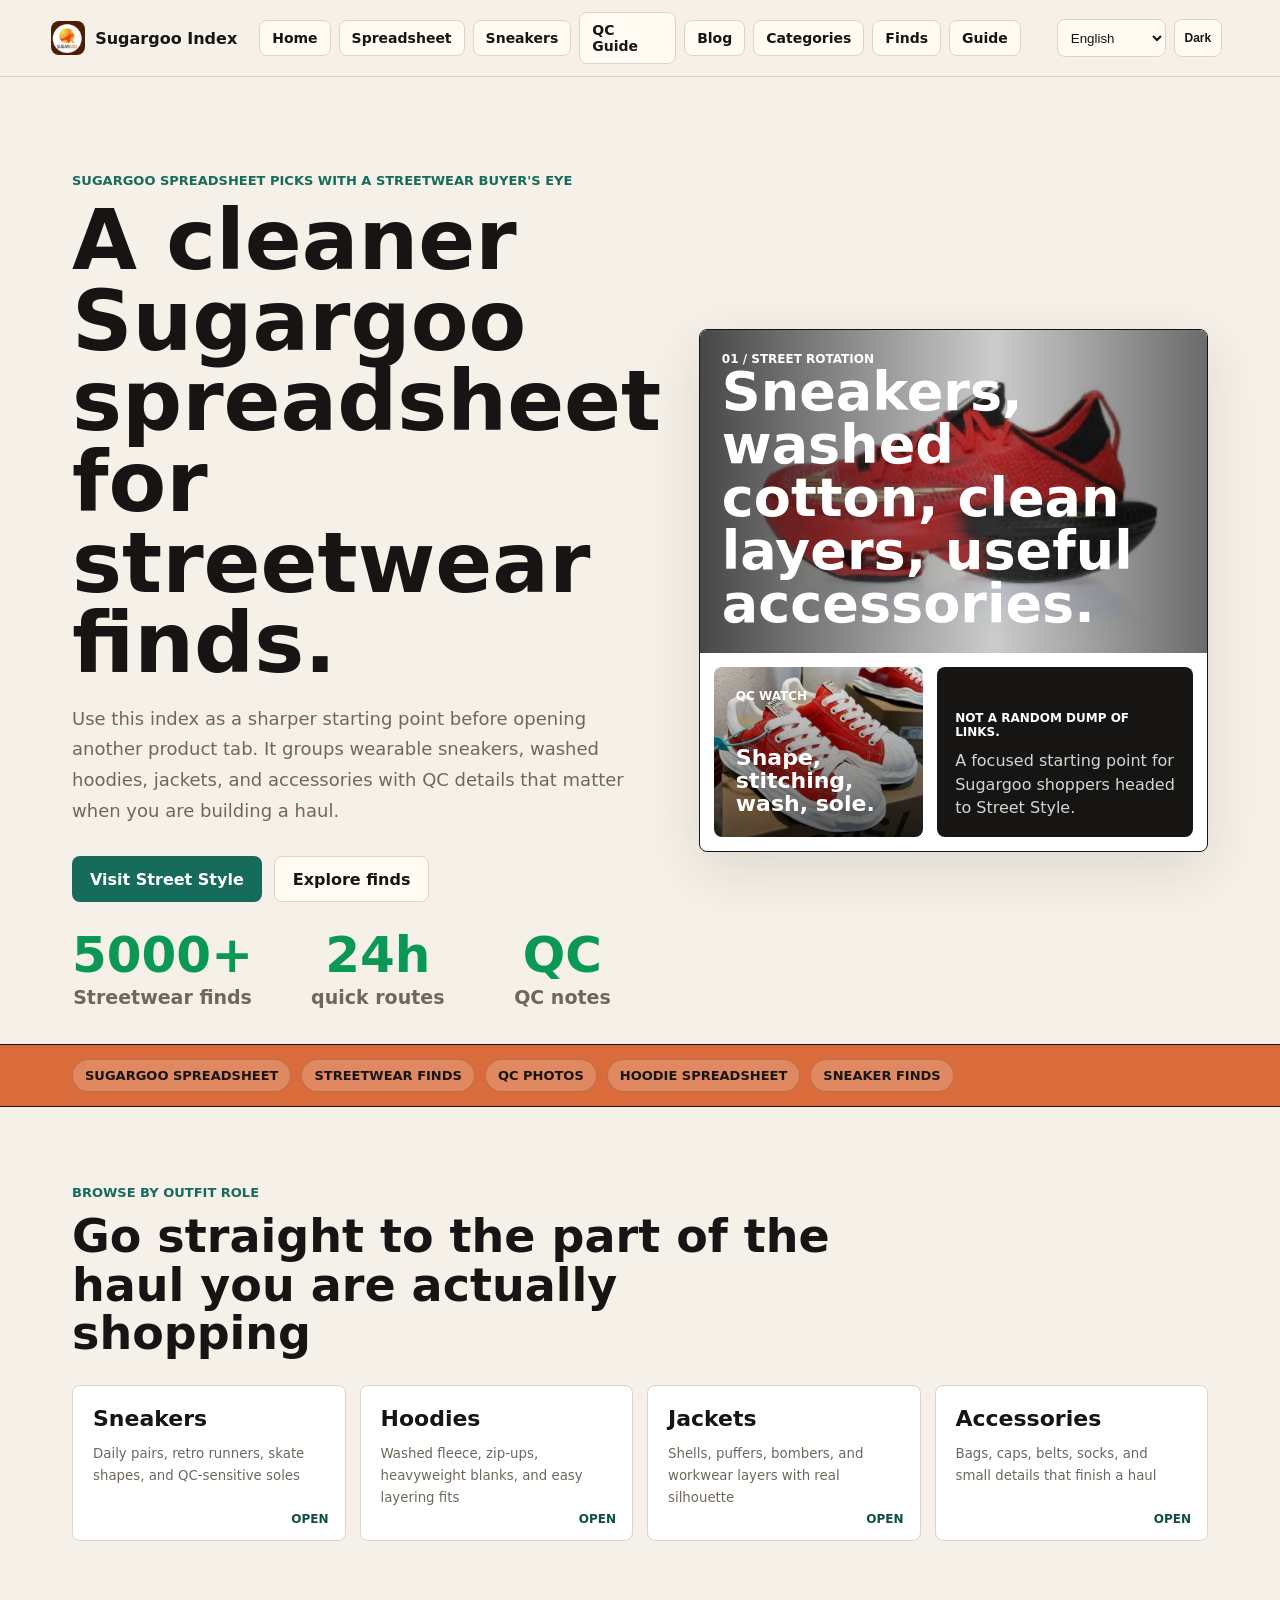
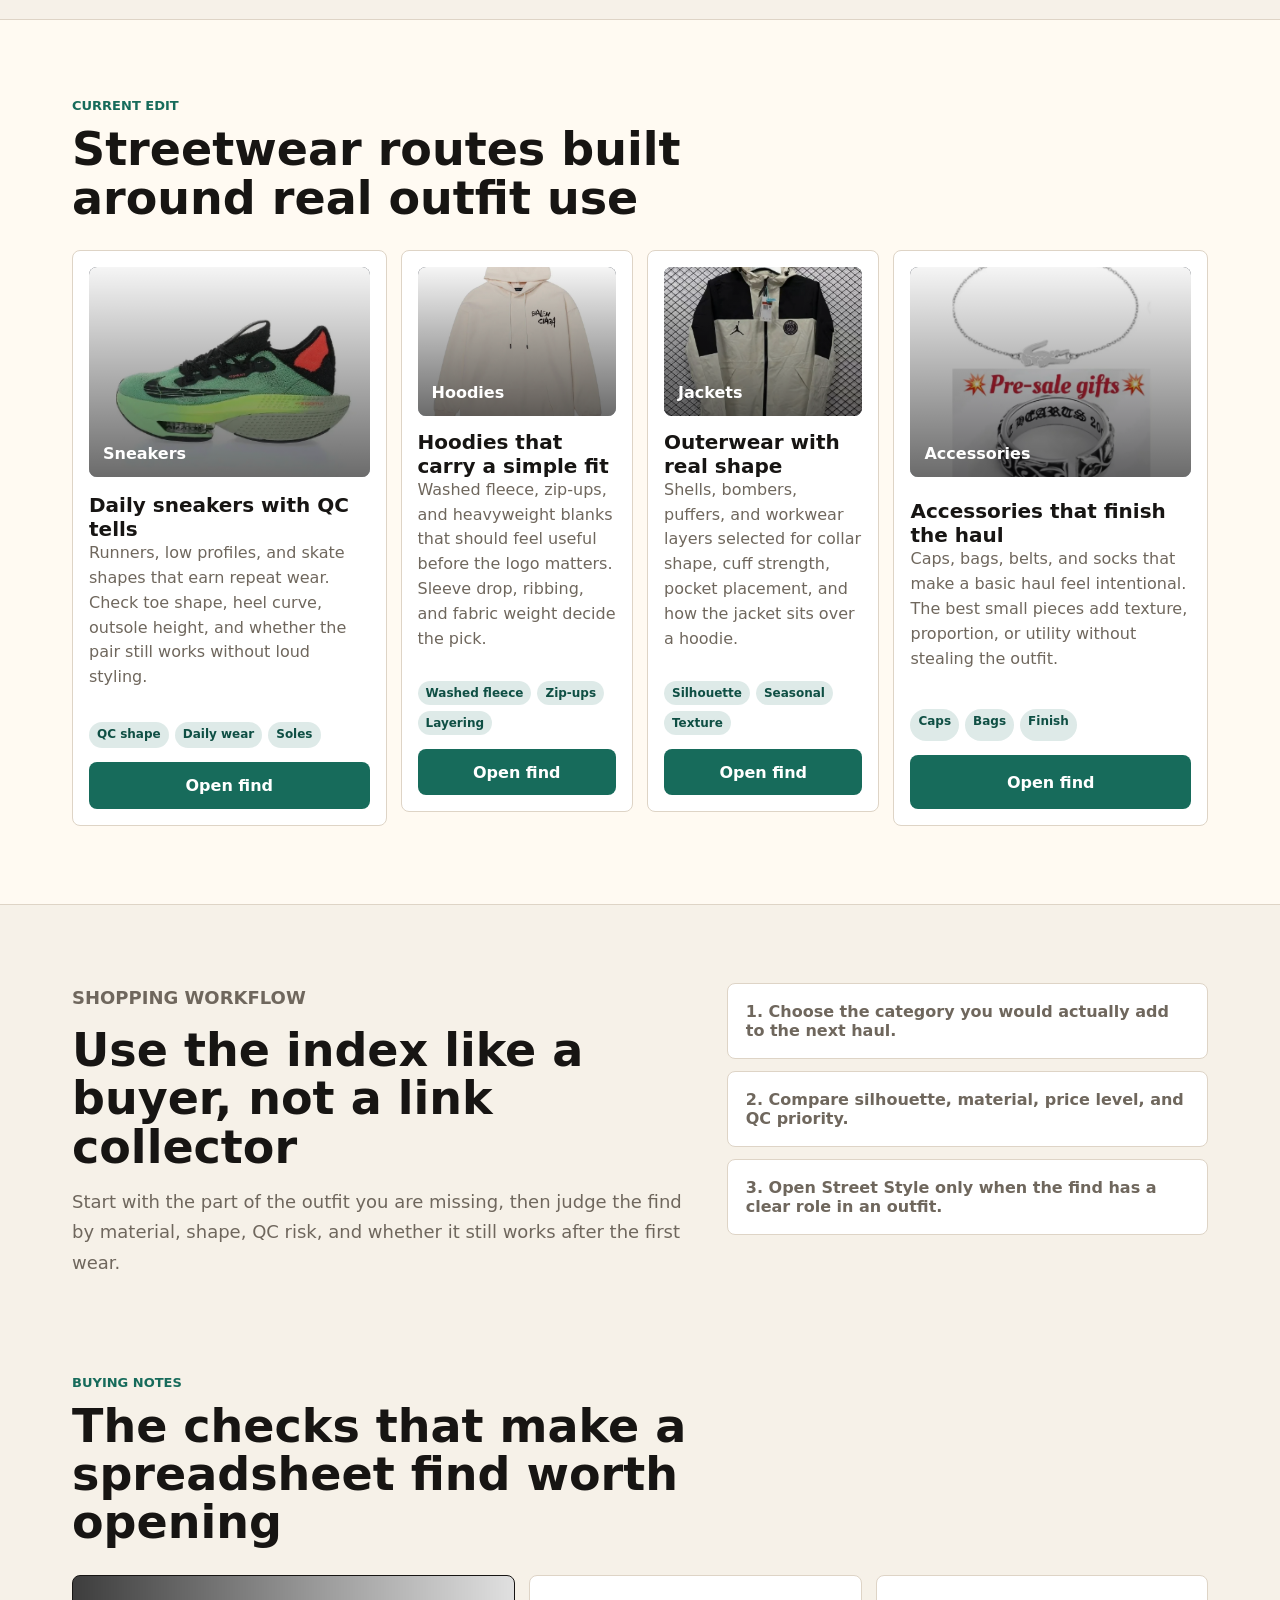
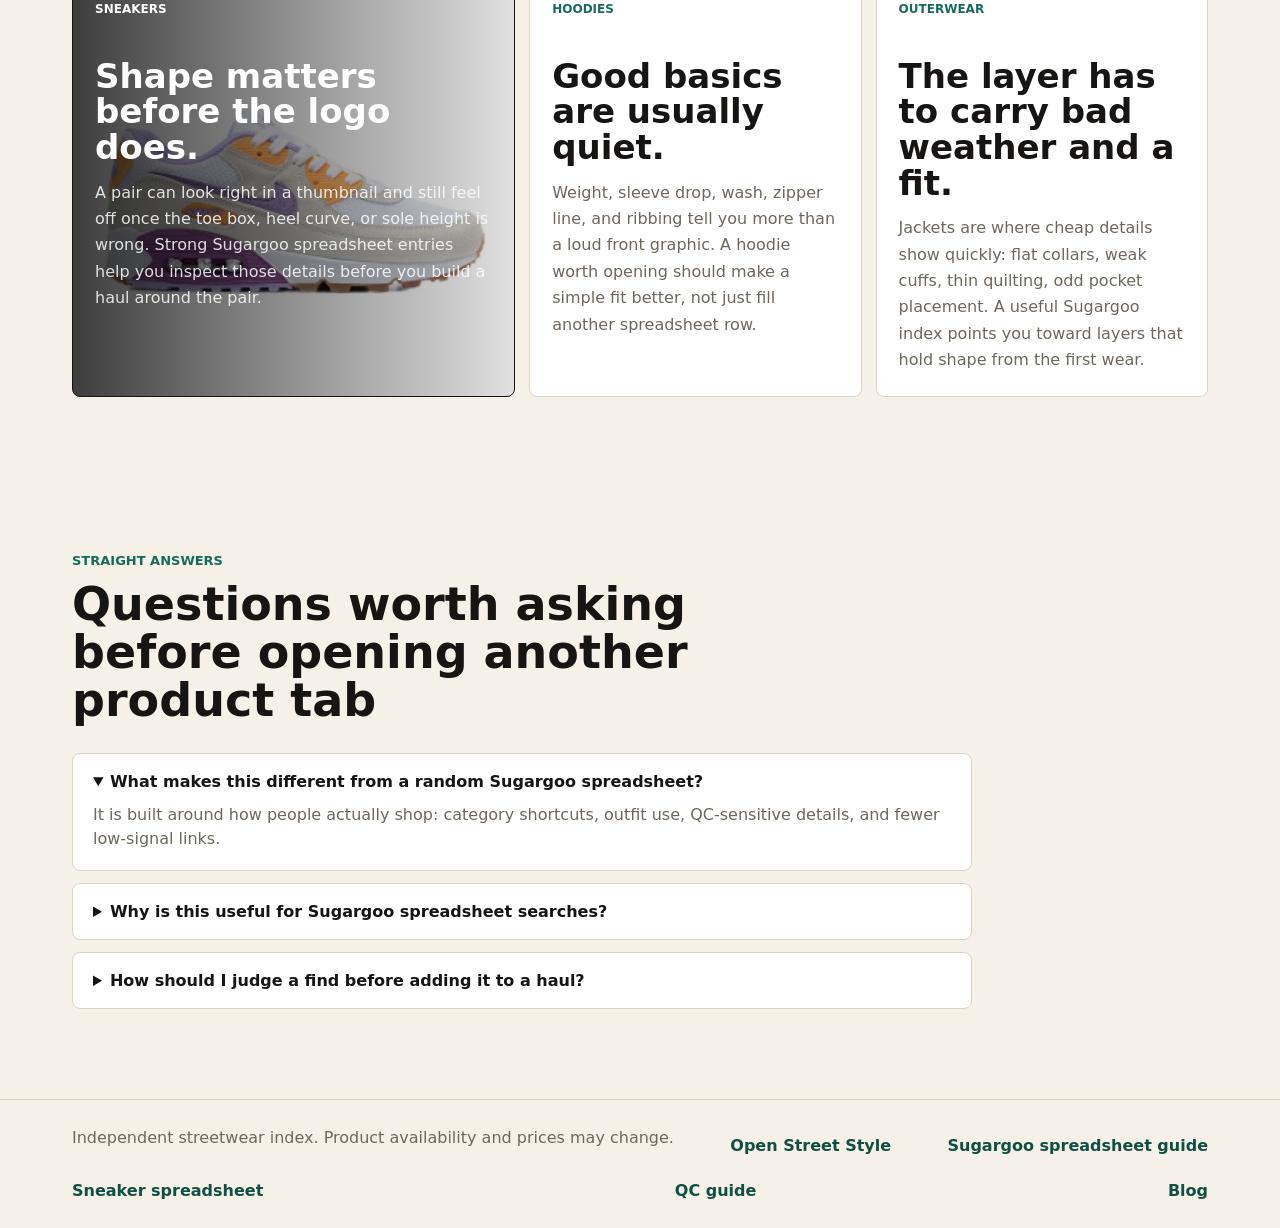
<file: index.html>
<!doctype html>
<html lang="en">
  <head>
    <meta charset="utf-8" />
    <meta name="viewport" content="width=device-width, initial-scale=1" />
    <title>Sugargoo Spreadsheet | Curated Streetwear Finds & QC Guide</title>
    <meta
      name="description"
      content="Find a cleaner Sugargoo spreadsheet for streetwear: sneakers, hoodies, jackets, accessories, QC notes, category shortcuts, and haul-ready picks."
    />
    <meta name="robots" content="index, follow" />
    <meta name="theme-color" content="#f6f1e8" />
    <link rel="canonical" href="https://sugargooindex.com/" />
    <link rel="alternate" hreflang="en" href="https://sugargooindex.com/?lang=en" />
    <link rel="alternate" hreflang="fr" href="https://sugargooindex.com/?lang=fr" />
    <link rel="alternate" hreflang="de" href="https://sugargooindex.com/?lang=de" />
    <link rel="alternate" hreflang="es" href="https://sugargooindex.com/?lang=es" />
    <link rel="alternate" hreflang="it" href="https://sugargooindex.com/?lang=it" />
    <link rel="alternate" hreflang="nl" href="https://sugargooindex.com/?lang=nl" />
    <link rel="alternate" hreflang="pt" href="https://sugargooindex.com/?lang=pt" />
    <link rel="alternate" hreflang="x-default" href="https://sugargooindex.com/" />
    <meta property="og:title" content="Sugargoo Spreadsheet | Streetwear Finds & QC Notes" />
    <meta
      property="og:description"
      content="A focused Sugargoo spreadsheet index for streetwear shoppers who want cleaner categories, QC details, and faster routes into useful finds."
    />
    <meta property="og:type" content="website" />
    <meta property="og:url" content="https://sugargooindex.com/" />
    <meta property="og:image" content="https://sugargooindex.com/assets/sugargoo.png" />
    <meta property="og:image:alt" content="Sugargoo spreadsheet streetwear finds logo" />
    <link rel="icon" type="image/png" href="assets/sugargoo.png" />
    <link rel="apple-touch-icon" href="assets/sugargoo.png" />
    <link rel="stylesheet" href="styles.css" />
    <script type="application/ld+json">
      {
        "@context": "https://schema.org",
        "@graph": [
          {
            "@type": "WebSite",
            "@id": "https://sugargooindex.com/#website",
            "url": "https://sugargooindex.com/",
            "name": "Sugargoo Spreadsheet Index",
            "description": "A curated Sugargoo spreadsheet index for streetwear finds, sneakers, hoodies, jackets, accessories, and QC-focused shopping notes.",
            "inLanguage": "en",
            "keywords": "Sugargoo spreadsheet, streetwear finds, sneaker finds, hoodie spreadsheet, QC photos, fashion haul",
            "image": {
              "@type": "ImageObject",
              "url": "https://sugargooindex.com/assets/sugargoo.png",
              "caption": "Sugargoo spreadsheet streetwear finds logo"
            }
          },
          {
            "@type": "ItemList",
            "@id": "https://sugargooindex.com/#streetwear-categories",
            "name": "Sugargoo spreadsheet streetwear categories",
            "itemListElement": [
              {
                "@type": "ListItem",
                "position": 1,
                "name": "Sneakers",
                "url": "https://streetstyle.maisonlooks.com/en?categorySlug=sneakers"
              },
              {
                "@type": "ListItem",
                "position": 2,
                "name": "Hoodies",
                "url": "https://streetstyle.maisonlooks.com/en?categorySlug=hoodies"
              },
              {
                "@type": "ListItem",
                "position": 3,
                "name": "Jackets",
                "url": "https://streetstyle.maisonlooks.com/en?categorySlug=jackets"
              },
              {
                "@type": "ListItem",
                "position": 4,
                "name": "Accessories",
                "url": "https://streetstyle.maisonlooks.com/en?categorySlug=accessories"
              }
            ]
          },
          {
            "@type": "FAQPage",
            "@id": "https://sugargooindex.com/#faq",
            "mainEntity": [
              {
                "@type": "Question",
                "name": "What makes this different from a random Sugargoo spreadsheet?",
                "acceptedAnswer": {
                  "@type": "Answer",
                  "text": "It is an editorial index built around how shoppers actually browse: category shortcuts, outfit use, QC-sensitive details, and fewer low-signal links."
                }
              },
              {
                "@type": "Question",
                "name": "Why is this useful for Sugargoo spreadsheet searches?",
                "acceptedAnswer": {
                  "@type": "Answer",
                  "text": "People searching for a Sugargoo spreadsheet usually want a fast route to relevant finds, not a wall of mixed links. This page keeps the routes clear."
                }
              },
              {
                "@type": "Question",
                "name": "How should I judge a find before adding it to a haul?",
                "acceptedAnswer": {
                  "@type": "Answer",
                  "text": "Start with silhouette and material, then check QC-sensitive areas such as stitching, print placement, wash, outsole shape, zipper quality, and whether the piece still works without relying on a logo."
                }
              }
            ]
          }
        ]
      }
    </script>
    <script defer src="app.js"></script>
  </head>
  <body>
    <header class="site-header" id="home">
      <a class="brand" href="/" aria-label="Sugargoo Spreadsheet home">
        <img
          class="brand-logo"
          src="assets/sugargoo.png"
          alt="Sugargoo spreadsheet streetwear finds logo"
          width="34"
          height="34"
        />
        <span>Sugargoo Index</span>
      </a>
      <nav class="nav" aria-label="Main navigation">
        <a href="/" data-i18n="navHome">Home</a>
        <a href="/sugargoo-spreadsheet/">Spreadsheet</a>
        <a href="/sneakers/">Sneakers</a>
        <a href="/qc-guide/">QC Guide</a>
        <a href="/blog/">Blog</a>
        <a href="/categories/" data-i18n="navCategories">Categories</a>
        <a href="/finds/" data-i18n="navFinds">Finds</a>
        <a href="/guide/" data-i18n="navGuide">Guide</a>
      </nav>
      <div class="header-actions">
        <select id="languageSelect" class="select" aria-label="Select language">
          <option value="en">English</option>
          <option value="de">Deutsch</option>
          <option value="fr">Francais</option>
          <option value="es">Espanol</option>
          <option value="it">Italiano</option>
          <option value="nl">Nederlands</option>
          <option value="pt">Portugues</option>
        </select>
        <button class="icon-button" id="themeToggle" type="button" aria-label="Toggle dark mode">
          <span aria-hidden="true">Dark</span>
        </button>
      </div>
    </header>

    <main>
      <section class="hero">
        <div class="hero-copy">
          <p class="eyebrow" data-i18n="eyebrow">Sugargoo spreadsheet picks with a streetwear buyer's eye</p>
          <h1 data-i18n="heroTitle">A cleaner Sugargoo spreadsheet for streetwear finds.</h1>
          <p class="hero-text" data-i18n="heroText">
            Use this index as a sharper starting point before opening another product tab. It groups wearable sneakers,
            washed hoodies, jackets, and accessories with QC details that matter when you are building a haul.
          </p>
          <div class="hero-actions">
            <a
              class="button primary promo-link"
              href="https://streetstyle.maisonlooks.com/"
              target="_blank"
              rel="noopener sponsored"
              data-i18n="heroCta"
            >
              Visit Street Style
            </a>
            <a class="button secondary" href="/finds/" data-i18n="heroSecondary">Explore finds</a>
          </div>
          <dl class="metrics" aria-label="Site highlights">
            <div>
              <dt>5000+</dt>
              <dd data-i18n="metricFinds">Streetwear finds</dd>
            </div>
            <div>
              <dt>24h</dt>
              <dd data-i18n="metricAccess">quick routes</dd>
            </div>
            <div>
              <dt>QC</dt>
              <dd data-i18n="metricQc">QC notes</dd>
            </div>
          </dl>
        </div>
        <div class="hero-visual" role="img" aria-label="Sugargoo spreadsheet red sneaker find preview">
          <div class="lookbook-card lookbook-main home-sneaker-preview">
            <span data-i18n="visualMainLabel">01 / Street rotation</span>
            <strong data-i18n="visualMainTitle">Sneakers, washed cotton, clean layers, useful accessories.</strong>
          </div>
          <div class="lookbook-row">
            <div class="lookbook-card lookbook-small home-qc-preview">
              <span data-i18n="visualSmallLabel">QC watch</span>
              <strong data-i18n="visualSmallTitle">Shape, stitching, wash, sole.</strong>
            </div>
            <div class="lookbook-note">
              <small data-i18n="visualNoteLabel">Not a random dump of links.</small>
              <p data-i18n="visualNoteText">A focused starting point for Sugargoo shoppers headed to Street Style.</p>
            </div>
          </div>
        </div>
      </section>

      <section class="marquee-band" aria-label="Popular spreadsheet searches">
        <span>Sugargoo spreadsheet</span>
        <span>streetwear finds</span>
        <span>QC photos</span>
        <span>hoodie spreadsheet</span>
        <span>sneaker finds</span>
      </section>

      <section class="section" id="categories">
        <div class="section-heading">
          <p class="eyebrow" data-i18n="categoriesEyebrow">Browse by outfit role</p>
          <h2 data-i18n="categoriesTitle">Go straight to the part of the haul you are actually shopping</h2>
        </div>
        <div class="category-grid">
          <a
            class="category-card promo-link"
            href="/sneakers/"
          >
            <span data-i18n="catSneakersLabel">Sneakers</span>
            <small data-i18n="catSneakers">Daily pairs, retro runners, skate shapes, and QC-sensitive soles</small>
          </a>
          <a
            class="category-card promo-link"
            href="https://streetstyle.maisonlooks.com/en?categorySlug=hoodies"
            target="_blank"
            rel="noopener sponsored"
          >
            <span data-i18n="catHoodiesLabel">Hoodies</span>
            <small data-i18n="catHoodies">Washed fleece, zip-ups, heavyweight blanks, and easy layering fits</small>
          </a>
          <a
            class="category-card promo-link"
            href="https://streetstyle.maisonlooks.com/en?categorySlug=jackets"
            target="_blank"
            rel="noopener sponsored"
          >
            <span data-i18n="catJacketsLabel">Jackets</span>
            <small data-i18n="catJackets">Shells, puffers, bombers, and workwear layers with real silhouette</small>
          </a>
          <a
            class="category-card promo-link"
            href="https://streetstyle.maisonlooks.com/en?categorySlug=accessories"
            target="_blank"
            rel="noopener sponsored"
          >
            <span data-i18n="catAccessoriesLabel">Accessories</span>
            <small data-i18n="catAccessories">Bags, caps, belts, socks, and small details that finish a haul</small>
          </a>
        </div>
      </section>

      <section class="section tinted" id="finds">
        <div class="section-heading">
          <p class="eyebrow" data-i18n="findsEyebrow">Current edit</p>
          <h2 data-i18n="findsTitle">Streetwear routes built around real outfit use</h2>
        </div>
        <div class="product-grid" id="productGrid"></div>
      </section>

      <section class="section split" id="guide">
        <div>
          <p class="eyebrow" data-i18n="guideEyebrow">Shopping workflow</p>
          <h2 data-i18n="guideTitle">Use the index like a buyer, not a link collector</h2>
          <p data-i18n="guideText">
            Start with the part of the outfit you are missing, then judge the find by material, shape, QC risk,
            and whether it still works after the first wear.
          </p>
        </div>
        <ol class="steps">
          <li data-i18n="stepOne">Choose the category you would actually add to the next haul.</li>
          <li data-i18n="stepTwo">Compare silhouette, material, price level, and QC priority.</li>
          <li data-i18n="stepThree">Open Street Style only when the find has a clear role in an outfit.</li>
        </ol>
      </section>

      <section class="section notes">
        <div class="section-heading">
          <p class="eyebrow" data-i18n="notesEyebrow">Buying notes</p>
          <h2 data-i18n="notesTitle">The checks that make a spreadsheet find worth opening</h2>
        </div>
        <div class="notes-grid">
          <article class="note-feature">
            <span data-i18n="noteOneLabel">Sneakers</span>
            <h3 data-i18n="noteOneTitle">Shape matters before the logo does.</h3>
            <p data-i18n="noteOneText">
              A pair can look right in a thumbnail and still feel off once the toe box, heel curve, or sole height is
              wrong. Strong Sugargoo spreadsheet entries help you inspect those details before you build a haul around
              the pair.
            </p>
          </article>
          <article>
            <span data-i18n="noteTwoLabel">Hoodies</span>
            <h3 data-i18n="noteTwoTitle">Good basics are usually quiet.</h3>
            <p data-i18n="noteTwoText">
              Weight, sleeve drop, wash, zipper line, and ribbing tell you more than a loud front graphic. A hoodie
              worth opening should make a simple fit better, not just fill another spreadsheet row.
            </p>
          </article>
          <article>
            <span data-i18n="noteThreeLabel">Outerwear</span>
            <h3 data-i18n="noteThreeTitle">The layer has to carry bad weather and a fit.</h3>
            <p data-i18n="noteThreeText">
              Jackets are where cheap details show quickly: flat collars, weak cuffs, thin quilting, odd pocket
              placement. A useful Sugargoo index points you toward layers that hold shape from the first wear.
            </p>
          </article>
        </div>
      </section>

      <section class="section faq">
        <div class="section-heading">
          <p class="eyebrow" data-i18n="faqEyebrow">Straight answers</p>
          <h2 data-i18n="faqTitle">Questions worth asking before opening another product tab</h2>
        </div>
        <details open>
          <summary data-i18n="faqOneQ">What makes this different from a random Sugargoo spreadsheet?</summary>
          <p data-i18n="faqOneA">
            It is built around how people actually shop: category shortcuts, outfit use, QC-sensitive details, and
            fewer low-signal links.
          </p>
        </details>
        <details>
          <summary data-i18n="faqTwoQ">Why is this useful for Sugargoo spreadsheet searches?</summary>
          <p data-i18n="faqTwoA">
            Searchers usually want a fast route to relevant finds, not a wall of mixed links. This page keeps sneakers,
            hoodies, jackets, and accessories separated so the next click is more intentional.
          </p>
        </details>
        <details>
          <summary data-i18n="faqThreeQ">How should I judge a find before adding it to a haul?</summary>
          <p data-i18n="faqThreeA">
            Start with silhouette and material, then check QC-sensitive areas: stitching, print placement, wash,
            outsole shape, zipper quality, and whether the piece still works without relying on a logo.
          </p>
        </details>
      </section>
    </main>

    <footer class="site-footer">
      <p data-i18n="footerText">Independent streetwear index. Product availability and prices may change.</p>
      <a
        class="promo-link"
        href="https://streetstyle.maisonlooks.com/"
        target="_blank"
        rel="noopener sponsored"
        data-i18n="footerCta"
        >Open Street Style</a
      >
      <a href="/sugargoo-spreadsheet/">Sugargoo spreadsheet guide</a>
      <a href="/sneakers/">Sneaker spreadsheet</a>
      <a href="/qc-guide/">QC guide</a>
      <a href="/blog/">Blog</a>
    </footer>
  </body>
</html>
</file>
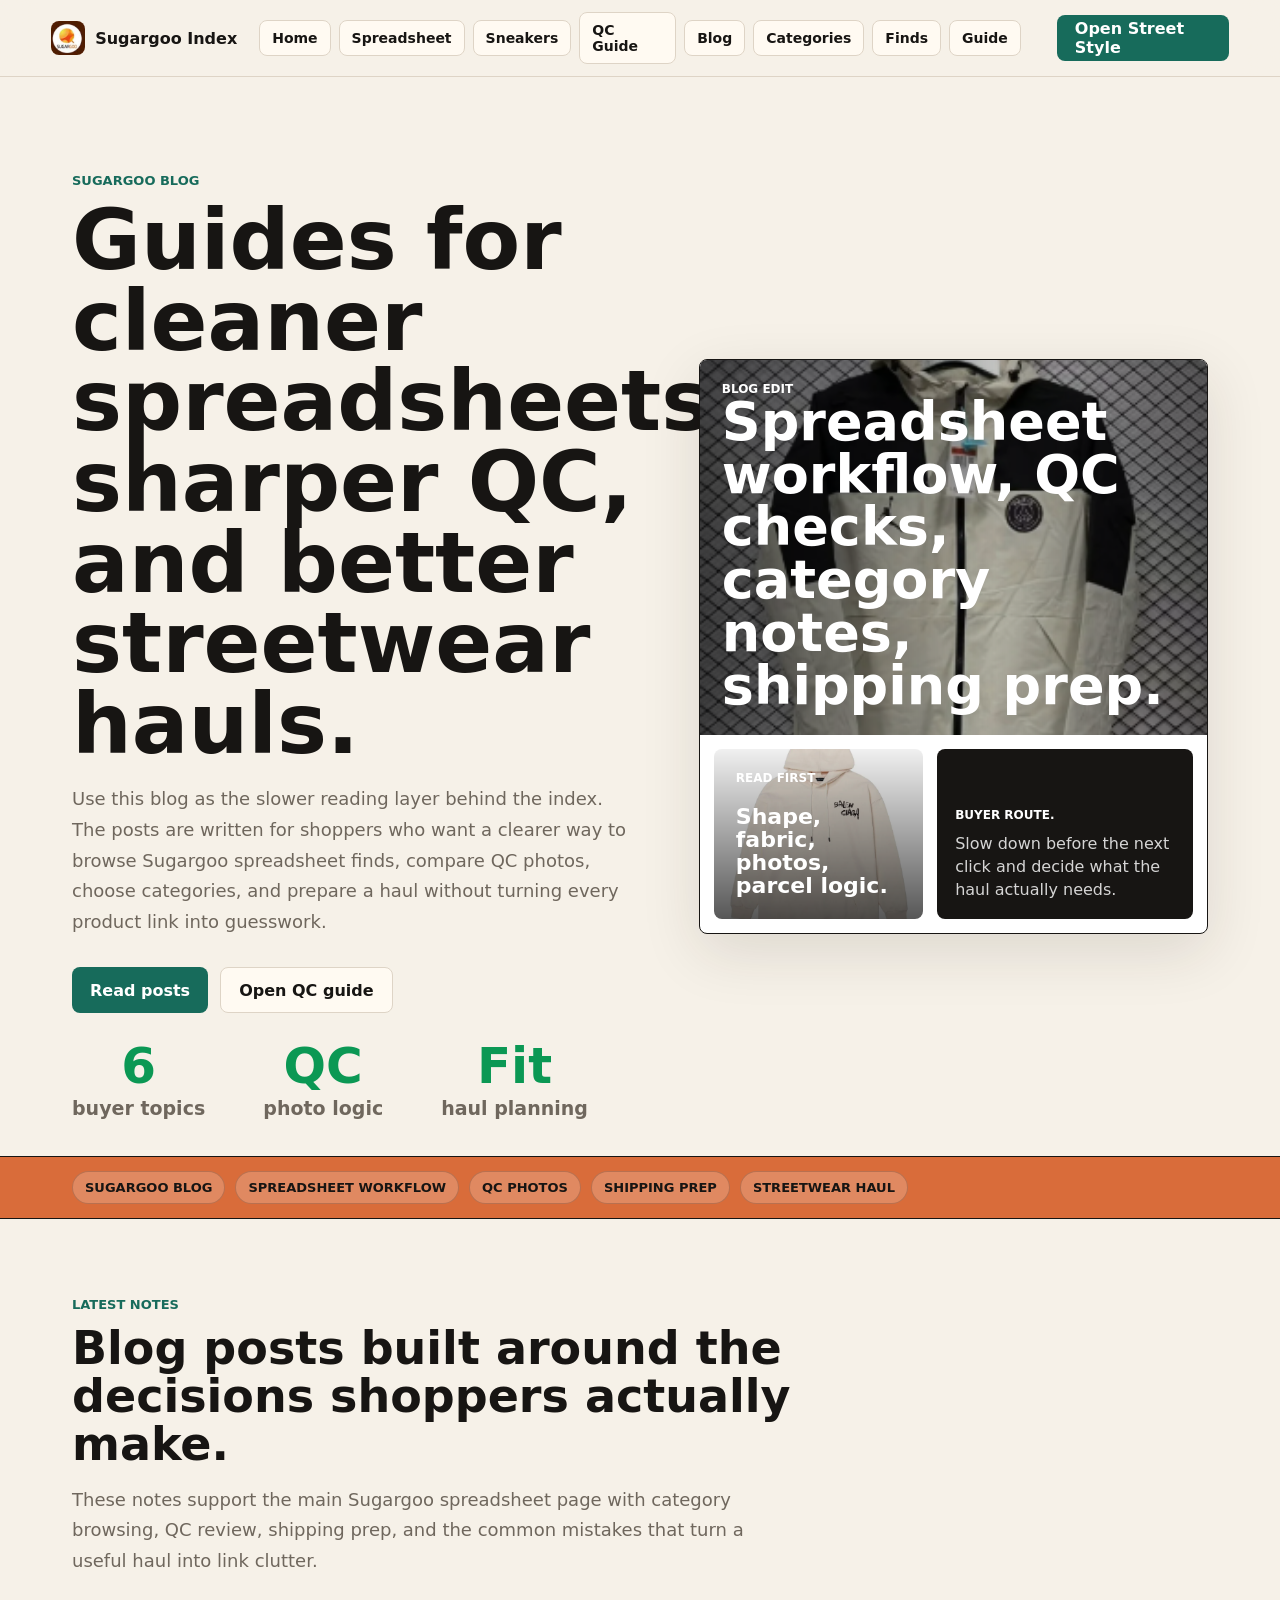
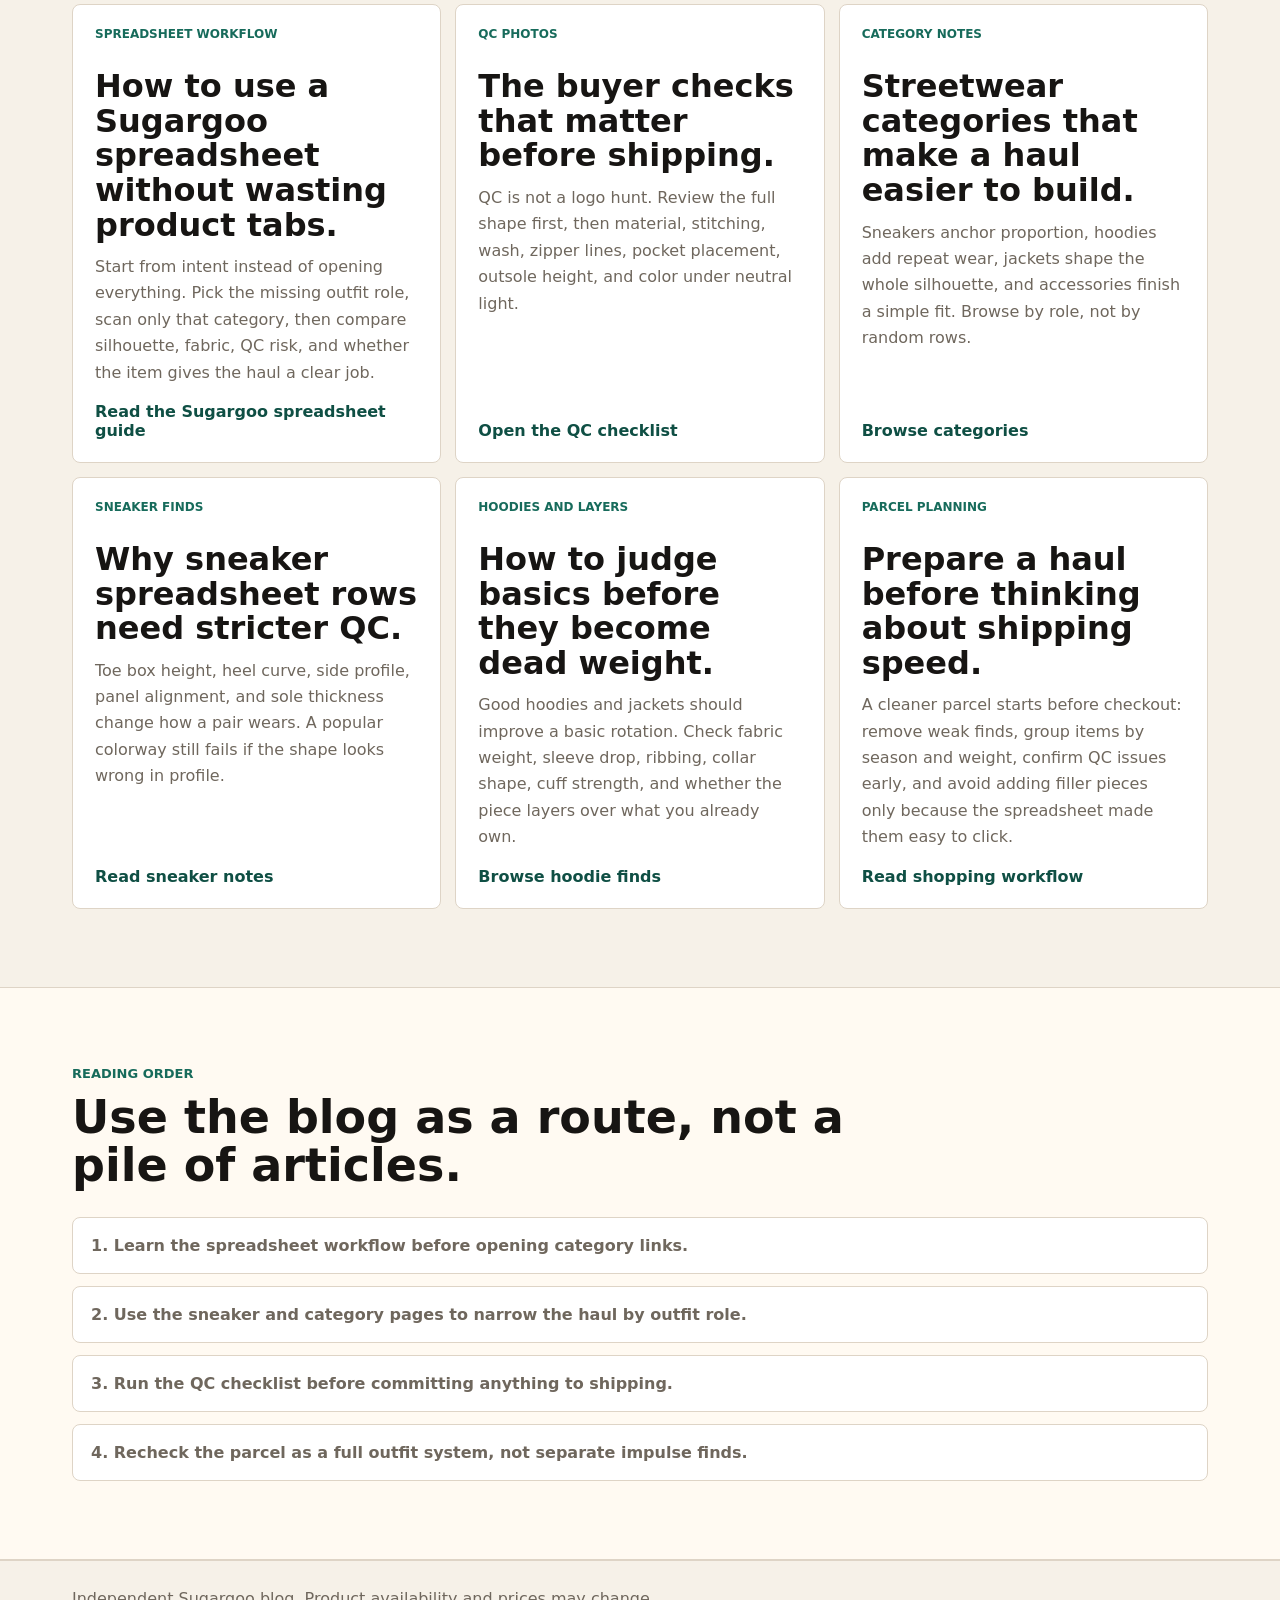
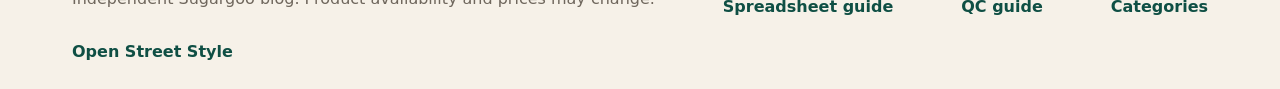
<file: blog/index.html>
<!doctype html>
<html lang="en">
  <head>
    <meta charset="utf-8" />
    <meta name="viewport" content="width=device-width, initial-scale=1" />
    <title>Sugargoo Blog | Spreadsheet Guides, QC Notes & Streetwear Haul Tips</title>
    <meta
      name="description"
      content="Read Sugargoo blog guides for spreadsheet browsing, QC photo checks, sneaker finds, hoodie picks, jacket categories, accessories, shipping prep, and streetwear haul planning."
    />
    <meta name="robots" content="index, follow" />
    <meta name="theme-color" content="#f6f1e8" />
    <link rel="canonical" href="https://sugargooindex.com/blog/" />
    <meta property="og:title" content="Sugargoo Blog | Spreadsheet Guides & QC Notes" />
    <meta
      property="og:description"
      content="Buyer-style Sugargoo blog notes for using spreadsheets, judging QC photos, and building cleaner streetwear hauls."
    />
    <meta property="og:type" content="website" />
    <meta property="og:url" content="https://sugargooindex.com/blog/" />
    <meta property="og:image" content="https://sugargooindex.com/assets/sugargoo.png" />
    <meta property="og:image:alt" content="Sugargoo blog for spreadsheet and streetwear haul guides" />
    <link rel="icon" type="image/png" href="/assets/sugargoo.png" />
    <link rel="apple-touch-icon" href="/assets/sugargoo.png" />
    <link rel="stylesheet" href="/styles.css" />
    <script type="application/ld+json">
      {
        "@context": "https://schema.org",
        "@graph": [
          {
            "@type": "Blog",
            "@id": "https://sugargooindex.com/blog/#blog",
            "url": "https://sugargooindex.com/blog/",
            "name": "Sugargoo Blog",
            "description": "Guides for Sugargoo spreadsheet browsing, QC photo checks, streetwear categories, and haul planning.",
            "publisher": {
              "@type": "Organization",
              "name": "Sugargoo Index",
              "logo": {
                "@type": "ImageObject",
                "url": "https://sugargooindex.com/assets/sugargoo.png"
              }
            },
            "inLanguage": "en"
          },
          {
            "@type": "ItemList",
            "@id": "https://sugargooindex.com/blog/#posts",
            "name": "Sugargoo blog guide topics",
            "itemListElement": [
              {
                "@type": "ListItem",
                "position": 1,
                "name": "How to use a Sugargoo spreadsheet without wasting product tabs",
                "url": "https://sugargooindex.com/blog/#spreadsheet-workflow"
              },
              {
                "@type": "ListItem",
                "position": 2,
                "name": "QC photos: the buyer checks that matter before shipping",
                "url": "https://sugargooindex.com/blog/#qc-photo-checks"
              },
              {
                "@type": "ListItem",
                "position": 3,
                "name": "Streetwear categories that make a haul easier to build",
                "url": "https://sugargooindex.com/blog/#category-notes"
              },
              {
                "@type": "ListItem",
                "position": 4,
                "name": "Why sneaker spreadsheet rows need stricter QC",
                "url": "https://sugargooindex.com/blog/#sneaker-qc"
              },
              {
                "@type": "ListItem",
                "position": 5,
                "name": "How to judge basics before they become dead weight",
                "url": "https://sugargooindex.com/blog/#hoodie-layer-checks"
              },
              {
                "@type": "ListItem",
                "position": 6,
                "name": "Prepare a haul before thinking about shipping speed",
                "url": "https://sugargooindex.com/blog/#parcel-planning"
              }
            ]
          }
        ]
      }
    </script>
  </head>
  <body>
    <header class="site-header" id="top">
      <a class="brand" href="/" aria-label="Sugargoo Index home">
        <img
          class="brand-logo"
          src="/assets/sugargoo.png"
          alt="Sugargoo spreadsheet streetwear finds logo"
          width="34"
          height="34"
        />
        <span>Sugargoo Index</span>
      </a>
      <nav class="nav" aria-label="Main navigation">
        <a href="/">Home</a>
        <a href="/sugargoo-spreadsheet/">Spreadsheet</a>
        <a href="/sneakers/">Sneakers</a>
        <a href="/qc-guide/">QC Guide</a>
        <a href="/blog/" aria-current="page">Blog</a>
        <a href="/categories/">Categories</a>
        <a href="/finds/">Finds</a>
        <a href="/guide/">Guide</a>
      </nav>
      <div class="header-actions">
        <a class="button primary promo-link" href="https://streetstyle.maisonlooks.com/" target="_blank" rel="noopener sponsored">
          Open Street Style
        </a>
      </div>
    </header>

    <main>
      <section class="hero">
        <div class="hero-copy">
          <p class="eyebrow">Sugargoo blog</p>
          <h1>Guides for cleaner spreadsheets, sharper QC, and better streetwear hauls.</h1>
          <p class="hero-text">
            Use this blog as the slower reading layer behind the index. The posts are written for shoppers who want a
            clearer way to browse Sugargoo spreadsheet finds, compare QC photos, choose categories, and prepare a haul
            without turning every product link into guesswork.
          </p>
          <div class="hero-actions">
            <a class="button primary" href="#posts">Read posts</a>
            <a class="button secondary" href="/qc-guide/">Open QC guide</a>
          </div>
          <dl class="metrics" aria-label="Blog highlights">
            <div>
              <dt>6</dt>
              <dd>buyer topics</dd>
            </div>
            <div>
              <dt>QC</dt>
              <dd>photo logic</dd>
            </div>
            <div>
              <dt>Fit</dt>
              <dd>haul planning</dd>
            </div>
          </dl>
        </div>
        <div class="hero-visual" role="img" aria-label="Sugargoo blog reading and QC preview">
          <div class="lookbook-card lookbook-main blog-hero-preview">
            <span>Blog edit</span>
            <strong>Spreadsheet workflow, QC checks, category notes, shipping prep.</strong>
          </div>
          <div class="lookbook-row">
            <div class="lookbook-card lookbook-small blog-qc-preview">
              <span>Read first</span>
              <strong>Shape, fabric, photos, parcel logic.</strong>
            </div>
            <div class="lookbook-note">
              <small>Buyer route.</small>
              <p>Slow down before the next click and decide what the haul actually needs.</p>
            </div>
          </div>
        </div>
      </section>

      <section class="marquee-band" aria-label="Sugargoo blog topics">
        <span>Sugargoo blog</span>
        <span>spreadsheet workflow</span>
        <span>QC photos</span>
        <span>shipping prep</span>
        <span>streetwear haul</span>
      </section>

      <section class="section" id="posts">
        <div class="section-heading">
          <p class="eyebrow">Latest notes</p>
          <h2>Blog posts built around the decisions shoppers actually make.</h2>
          <p class="hero-text">
            These notes support the main Sugargoo spreadsheet page with category browsing, QC review, shipping prep,
            and the common mistakes that turn a useful haul into link clutter.
          </p>
        </div>
        <div class="blog-grid">
          <article class="blog-card" id="spreadsheet-workflow">
            <span>Spreadsheet workflow</span>
            <h3>How to use a Sugargoo spreadsheet without wasting product tabs.</h3>
            <p>
              Start from intent instead of opening everything. Pick the missing outfit role, scan only that category,
              then compare silhouette, fabric, QC risk, and whether the item gives the haul a clear job.
            </p>
            <a href="/sugargoo-spreadsheet/">Read the Sugargoo spreadsheet guide</a>
          </article>
          <article class="blog-card" id="qc-photo-checks">
            <span>QC photos</span>
            <h3>The buyer checks that matter before shipping.</h3>
            <p>
              QC is not a logo hunt. Review the full shape first, then material, stitching, wash, zipper lines, pocket
              placement, outsole height, and color under neutral light.
            </p>
            <a href="/qc-guide/">Open the QC checklist</a>
          </article>
          <article class="blog-card" id="category-notes">
            <span>Category notes</span>
            <h3>Streetwear categories that make a haul easier to build.</h3>
            <p>
              Sneakers anchor proportion, hoodies add repeat wear, jackets shape the whole silhouette, and accessories
              finish a simple fit. Browse by role, not by random rows.
            </p>
            <a href="/categories/">Browse categories</a>
          </article>
          <article class="blog-card" id="sneaker-qc">
            <span>Sneaker finds</span>
            <h3>Why sneaker spreadsheet rows need stricter QC.</h3>
            <p>
              Toe box height, heel curve, side profile, panel alignment, and sole thickness change how a pair wears.
              A popular colorway still fails if the shape looks wrong in profile.
            </p>
            <a href="/sneakers/">Read sneaker notes</a>
          </article>
          <article class="blog-card" id="hoodie-layer-checks">
            <span>Hoodies and layers</span>
            <h3>How to judge basics before they become dead weight.</h3>
            <p>
              Good hoodies and jackets should improve a basic rotation. Check fabric weight, sleeve drop, ribbing,
              collar shape, cuff strength, and whether the piece layers over what you already own.
            </p>
            <a class="promo-link" href="https://streetstyle.maisonlooks.com/en?categorySlug=hoodies" target="_blank" rel="noopener sponsored">
              Browse hoodie finds
            </a>
          </article>
          <article class="blog-card" id="parcel-planning">
            <span>Parcel planning</span>
            <h3>Prepare a haul before thinking about shipping speed.</h3>
            <p>
              A cleaner parcel starts before checkout: remove weak finds, group items by season and weight, confirm QC
              issues early, and avoid adding filler pieces only because the spreadsheet made them easy to click.
            </p>
            <a href="/guide/">Read shopping workflow</a>
          </article>
        </div>
      </section>

      <section class="section tinted">
        <div class="section-heading">
          <p class="eyebrow">Reading order</p>
          <h2>Use the blog as a route, not a pile of articles.</h2>
        </div>
        <ol class="steps">
          <li>Learn the spreadsheet workflow before opening category links.</li>
          <li>Use the sneaker and category pages to narrow the haul by outfit role.</li>
          <li>Run the QC checklist before committing anything to shipping.</li>
          <li>Recheck the parcel as a full outfit system, not separate impulse finds.</li>
        </ol>
      </section>
    </main>

    <footer class="site-footer">
      <p>Independent Sugargoo blog. Product availability and prices may change.</p>
      <a href="/sugargoo-spreadsheet/">Spreadsheet guide</a>
      <a href="/qc-guide/">QC guide</a>
      <a href="/categories/">Categories</a>
      <a class="promo-link" href="https://streetstyle.maisonlooks.com/" target="_blank" rel="noopener sponsored">
        Open Street Style
      </a>
    </footer>
  </body>
</html>
</file>
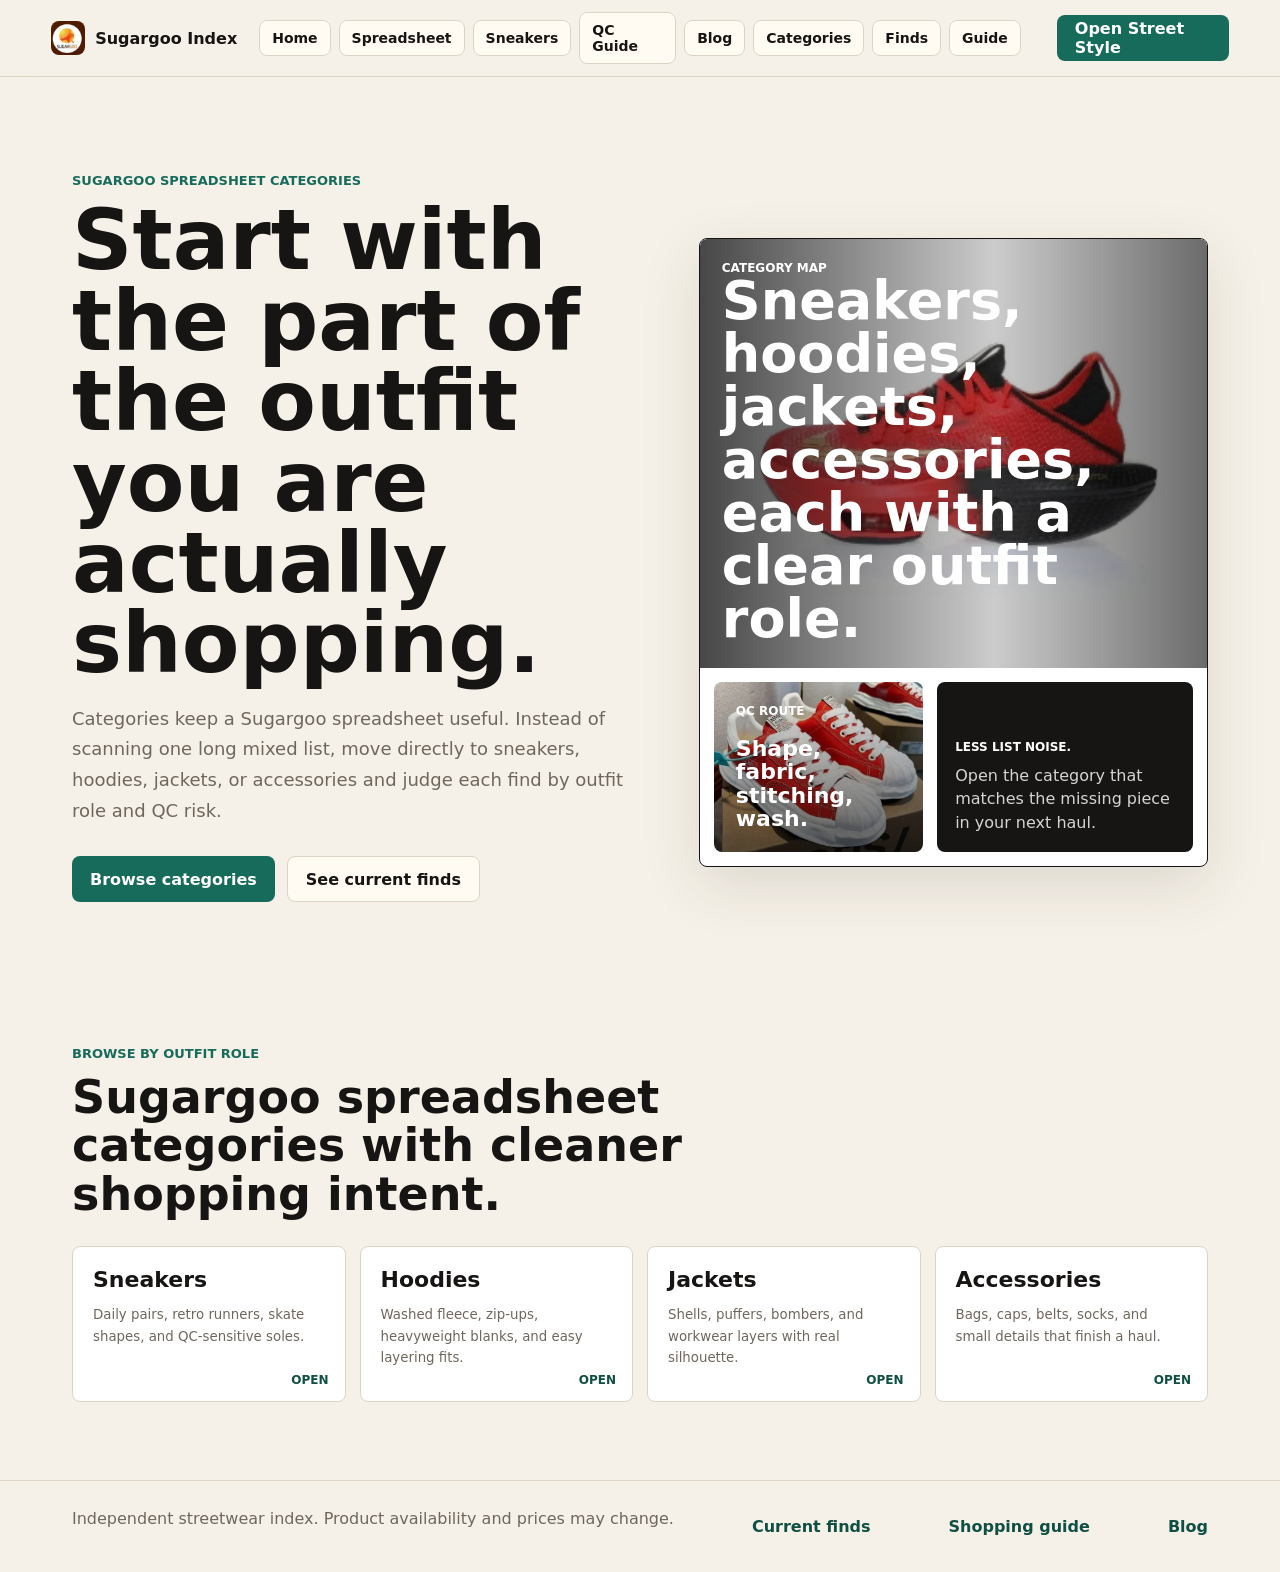
<file: categories/index.html>
<!doctype html>
<html lang="en">
  <head>
    <meta charset="utf-8" />
    <meta name="viewport" content="width=device-width, initial-scale=1" />
    <title>Sugargoo Spreadsheet Categories | Sneakers, Hoodies, Jackets & Accessories</title>
    <meta
      name="description"
      content="Browse Sugargoo spreadsheet categories for streetwear finds: sneakers, hoodies, jackets, accessories, QC notes, and outfit-ready shopping routes."
    />
    <meta name="robots" content="index, follow" />
    <meta name="theme-color" content="#f6f1e8" />
    <link rel="canonical" href="https://sugargooindex.com/categories/" />
    <meta property="og:title" content="Sugargoo Spreadsheet Categories | Streetwear Finds" />
    <meta
      property="og:description"
      content="Category shortcuts for Sugargoo spreadsheet shoppers comparing sneakers, hoodies, jackets, accessories, and QC-sensitive streetwear finds."
    />
    <meta property="og:type" content="website" />
    <meta property="og:url" content="https://sugargooindex.com/categories/" />
    <meta property="og:image" content="https://sugargooindex.com/assets/sugargoo.png" />
    <meta property="og:image:alt" content="Sugargoo spreadsheet categories for streetwear finds" />
    <link rel="icon" type="image/png" href="/assets/sugargoo.png" />
    <link rel="apple-touch-icon" href="/assets/sugargoo.png" />
    <link rel="stylesheet" href="/styles.css" />
  </head>
  <body>
    <header class="site-header" id="top">
      <a class="brand" href="/" aria-label="Sugargoo Index home">
        <img
          class="brand-logo"
          src="/assets/sugargoo.png"
          alt="Sugargoo spreadsheet streetwear finds logo"
          width="34"
          height="34"
        />
        <span>Sugargoo Index</span>
      </a>
      <nav class="nav" aria-label="Main navigation">
        <a href="/">Home</a>
        <a href="/sugargoo-spreadsheet/">Spreadsheet</a>
        <a href="/sneakers/">Sneakers</a>
        <a href="/qc-guide/">QC Guide</a>
        <a href="/blog/">Blog</a>
        <a href="/categories/" aria-current="page">Categories</a>
        <a href="/finds/">Finds</a>
        <a href="/guide/">Guide</a>
      </nav>
      <div class="header-actions">
        <a class="button primary promo-link" href="https://streetstyle.maisonlooks.com/" target="_blank" rel="noopener sponsored">
          Open Street Style
        </a>
      </div>
    </header>

    <main>
      <section class="hero">
        <div class="hero-copy">
          <p class="eyebrow">Sugargoo spreadsheet categories</p>
          <h1>Start with the part of the outfit you are actually shopping.</h1>
          <p class="hero-text">
            Categories keep a Sugargoo spreadsheet useful. Instead of scanning one long mixed list, move directly to
            sneakers, hoodies, jackets, or accessories and judge each find by outfit role and QC risk.
          </p>
          <div class="hero-actions">
            <a class="button primary" href="#category-list">Browse categories</a>
            <a class="button secondary" href="/finds/">See current finds</a>
          </div>
        </div>
        <div class="hero-visual" role="img" aria-label="Sugargoo spreadsheet category preview">
          <div class="lookbook-card lookbook-main">
            <span>Category map</span>
            <strong>Sneakers, hoodies, jackets, accessories, each with a clear outfit role.</strong>
          </div>
          <div class="lookbook-row">
            <div class="lookbook-card lookbook-small">
              <span>QC route</span>
              <strong>Shape, fabric, stitching, wash.</strong>
            </div>
            <div class="lookbook-note">
              <small>Less list noise.</small>
              <p>Open the category that matches the missing piece in your next haul.</p>
            </div>
          </div>
        </div>
      </section>

      <section class="section" id="category-list">
        <div class="section-heading">
          <p class="eyebrow">Browse by outfit role</p>
          <h2>Sugargoo spreadsheet categories with cleaner shopping intent.</h2>
        </div>
        <div class="category-grid">
          <a class="category-card promo-link" href="https://streetstyle.maisonlooks.com/en?categorySlug=sneakers" target="_blank" rel="noopener sponsored">
            <span>Sneakers</span>
            <small>Daily pairs, retro runners, skate shapes, and QC-sensitive soles.</small>
          </a>
          <a class="category-card promo-link" href="https://streetstyle.maisonlooks.com/en?categorySlug=hoodies" target="_blank" rel="noopener sponsored">
            <span>Hoodies</span>
            <small>Washed fleece, zip-ups, heavyweight blanks, and easy layering fits.</small>
          </a>
          <a class="category-card promo-link" href="https://streetstyle.maisonlooks.com/en?categorySlug=jackets" target="_blank" rel="noopener sponsored">
            <span>Jackets</span>
            <small>Shells, puffers, bombers, and workwear layers with real silhouette.</small>
          </a>
          <a class="category-card promo-link" href="https://streetstyle.maisonlooks.com/en?categorySlug=accessories" target="_blank" rel="noopener sponsored">
            <span>Accessories</span>
            <small>Bags, caps, belts, socks, and small details that finish a haul.</small>
          </a>
        </div>
      </section>
    </main>

    <footer class="site-footer">
      <p>Independent streetwear index. Product availability and prices may change.</p>
      <a href="/finds/">Current finds</a>
      <a href="/guide/">Shopping guide</a>
      <a href="/blog/">Blog</a>
    </footer>
  </body>
</html>
</file>
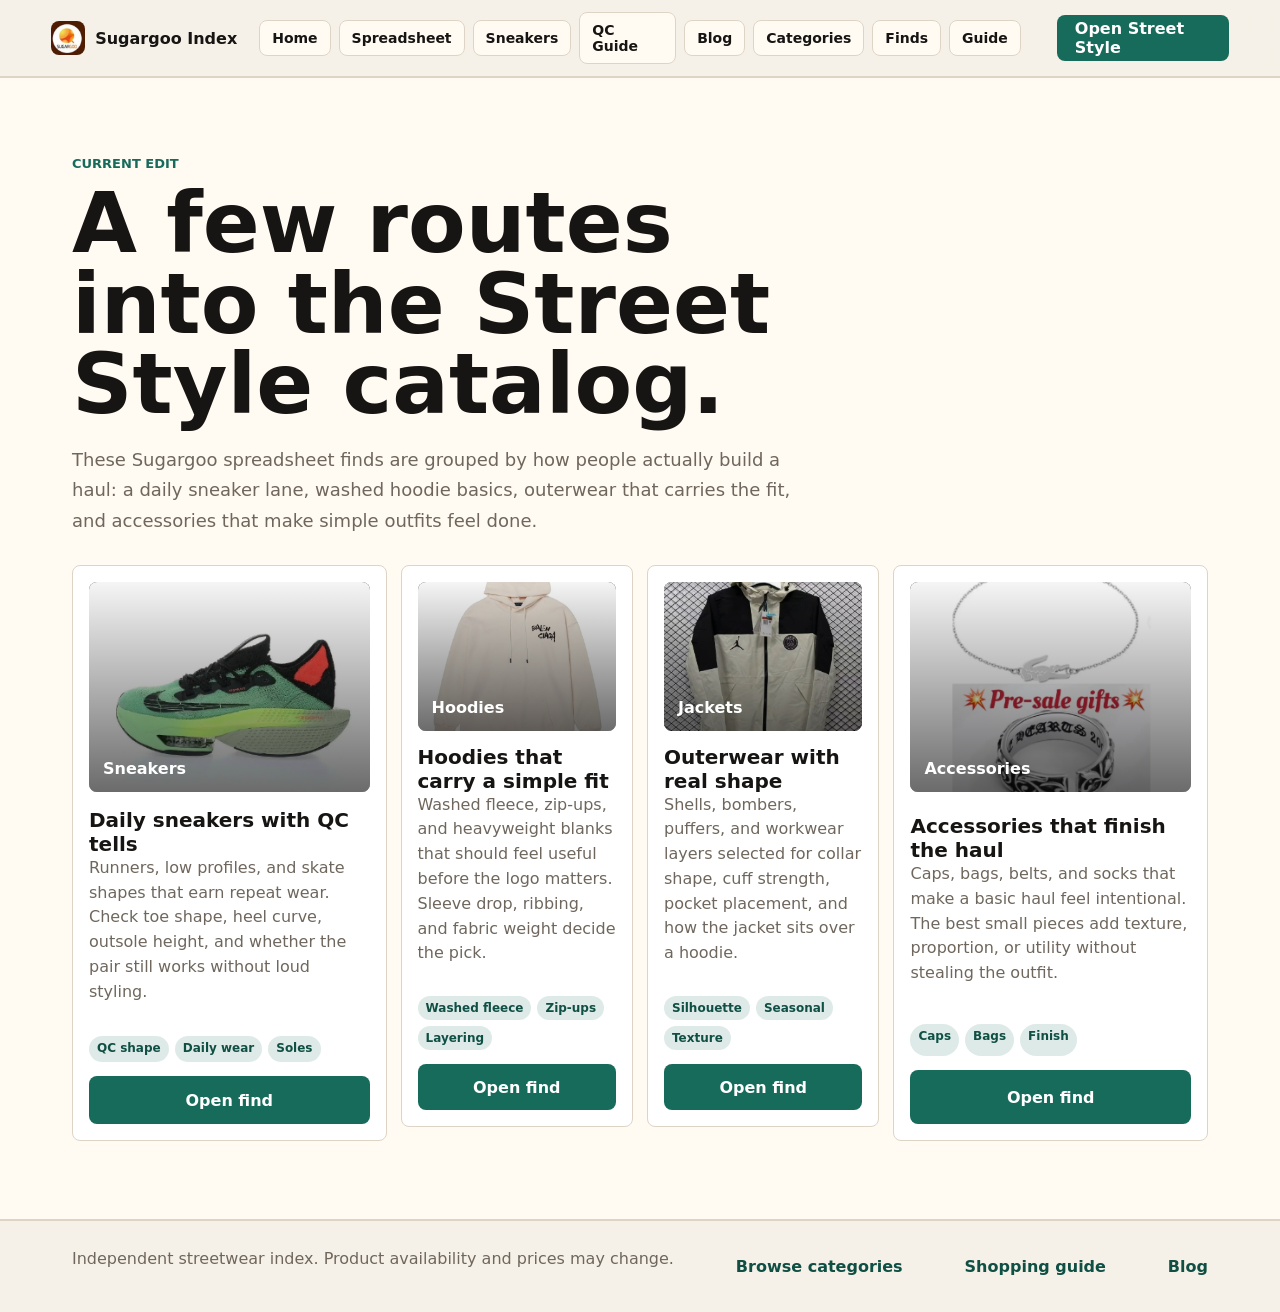
<file: finds/index.html>
<!doctype html>
<html lang="en">
  <head>
    <meta charset="utf-8" />
    <meta name="viewport" content="width=device-width, initial-scale=1" />
    <title>Sugargoo Spreadsheet Finds | Streetwear Routes & QC Notes</title>
    <meta
      name="description"
      content="Explore current Sugargoo spreadsheet finds for sneakers, hoodies, jackets, accessories, and streetwear haul ideas with QC-focused notes."
    />
    <meta name="robots" content="index, follow" />
    <meta name="theme-color" content="#f6f1e8" />
    <link rel="canonical" href="https://sugargooindex.com/finds/" />
    <meta property="og:title" content="Sugargoo Spreadsheet Finds | Streetwear Routes" />
    <meta
      property="og:description"
      content="Current streetwear routes for Sugargoo spreadsheet shoppers comparing sneakers, hoodies, jackets, and accessories."
    />
    <meta property="og:type" content="website" />
    <meta property="og:url" content="https://sugargooindex.com/finds/" />
    <meta property="og:image" content="https://sugargooindex.com/assets/sugargoo.png" />
    <meta property="og:image:alt" content="Sugargoo spreadsheet finds for streetwear shoppers" />
    <link rel="icon" type="image/png" href="/assets/sugargoo.png" />
    <link rel="apple-touch-icon" href="/assets/sugargoo.png" />
    <link rel="stylesheet" href="/styles.css" />
    <script defer src="/app.js"></script>
  </head>
  <body>
    <header class="site-header" id="top">
      <a class="brand" href="/" aria-label="Sugargoo Index home">
        <img
          class="brand-logo"
          src="/assets/sugargoo.png"
          alt="Sugargoo spreadsheet streetwear finds logo"
          width="34"
          height="34"
        />
        <span>Sugargoo Index</span>
      </a>
      <nav class="nav" aria-label="Main navigation">
        <a href="/">Home</a>
        <a href="/sugargoo-spreadsheet/">Spreadsheet</a>
        <a href="/sneakers/">Sneakers</a>
        <a href="/qc-guide/">QC Guide</a>
        <a href="/blog/">Blog</a>
        <a href="/categories/">Categories</a>
        <a href="/finds/" aria-current="page">Finds</a>
        <a href="/guide/">Guide</a>
      </nav>
      <div class="header-actions">
        <a class="button primary promo-link" href="https://streetstyle.maisonlooks.com/" target="_blank" rel="noopener sponsored">
          Open Street Style
        </a>
      </div>
    </header>

    <main>
      <section class="section tinted">
        <div class="section-heading">
          <p class="eyebrow">Current edit</p>
          <h1>A few routes into the Street Style catalog.</h1>
          <p class="hero-text">
            These Sugargoo spreadsheet finds are grouped by how people actually build a haul: a daily sneaker lane,
            washed hoodie basics, outerwear that carries the fit, and accessories that make simple outfits feel done.
          </p>
        </div>
        <div class="product-grid" id="productGrid"></div>
      </section>
    </main>

    <footer class="site-footer">
      <p>Independent streetwear index. Product availability and prices may change.</p>
      <a href="/categories/">Browse categories</a>
      <a href="/guide/">Shopping guide</a>
      <a href="/blog/">Blog</a>
    </footer>
  </body>
</html>
</file>
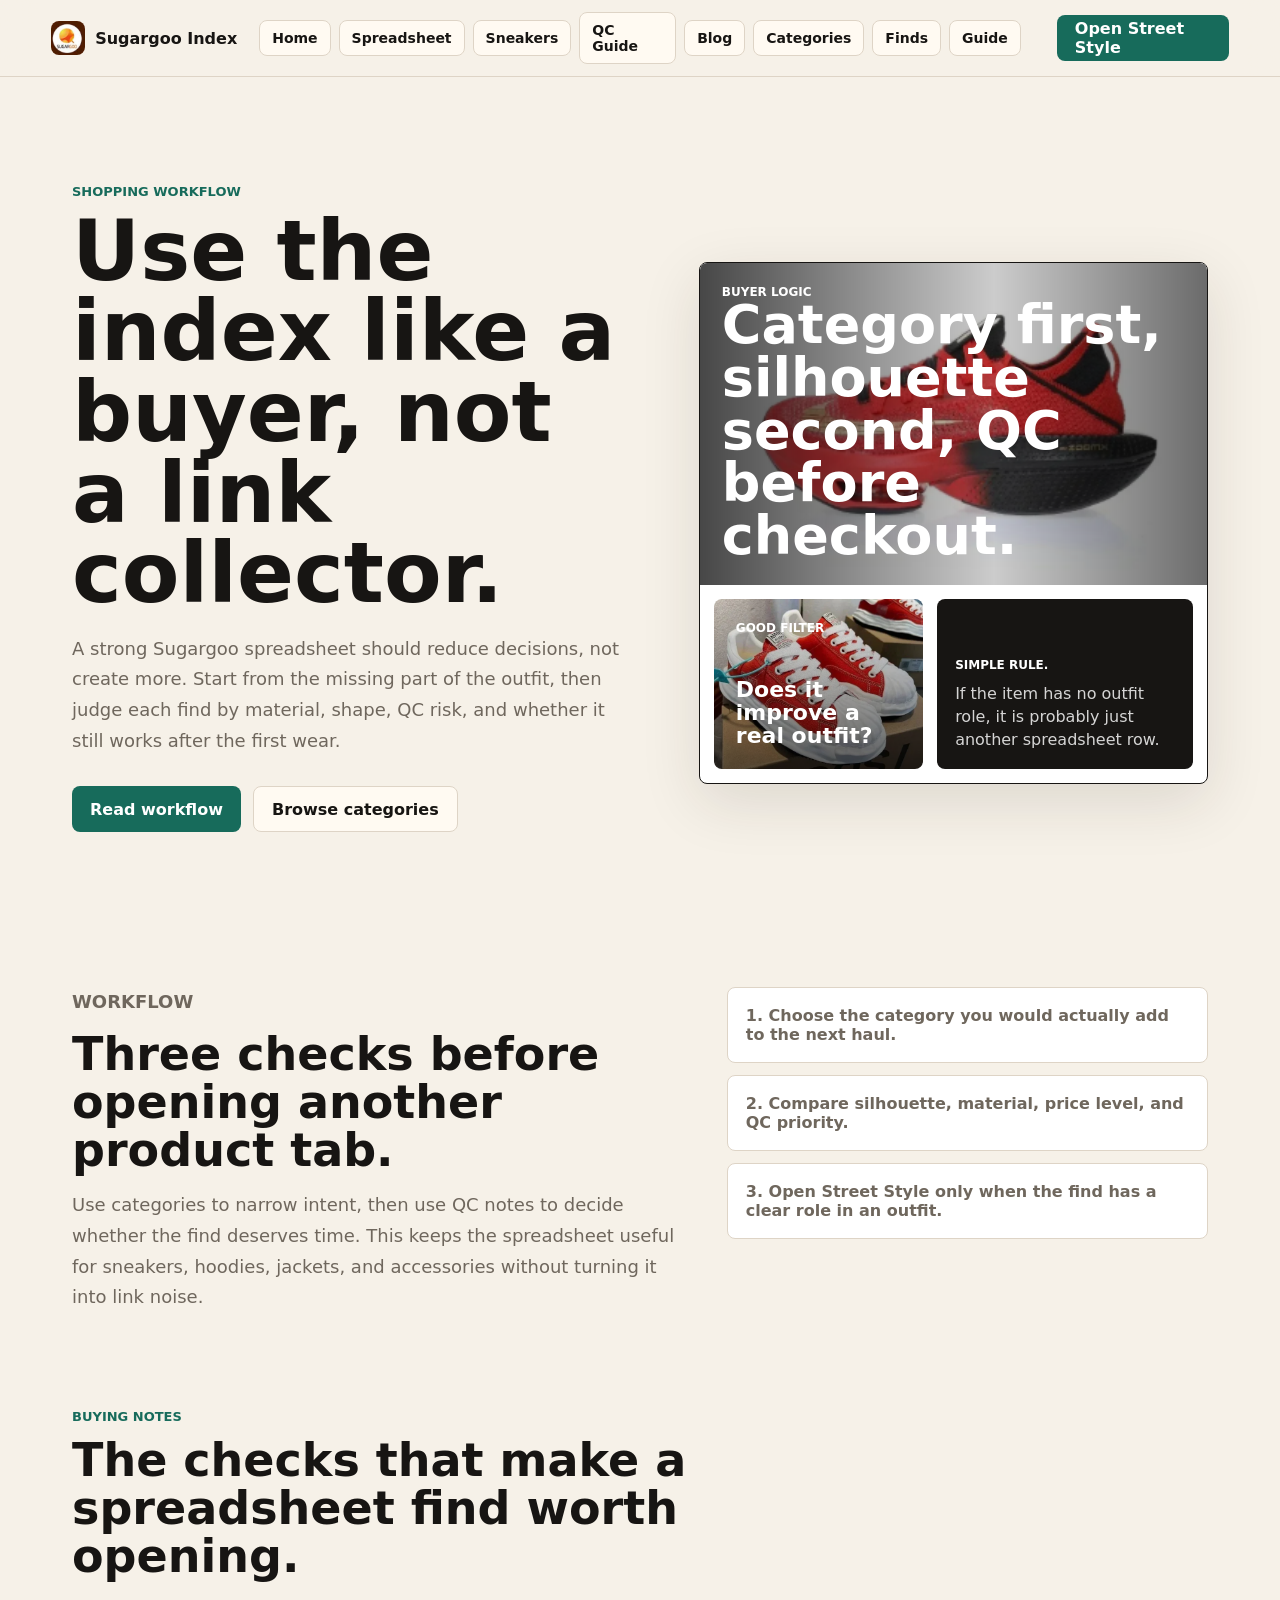
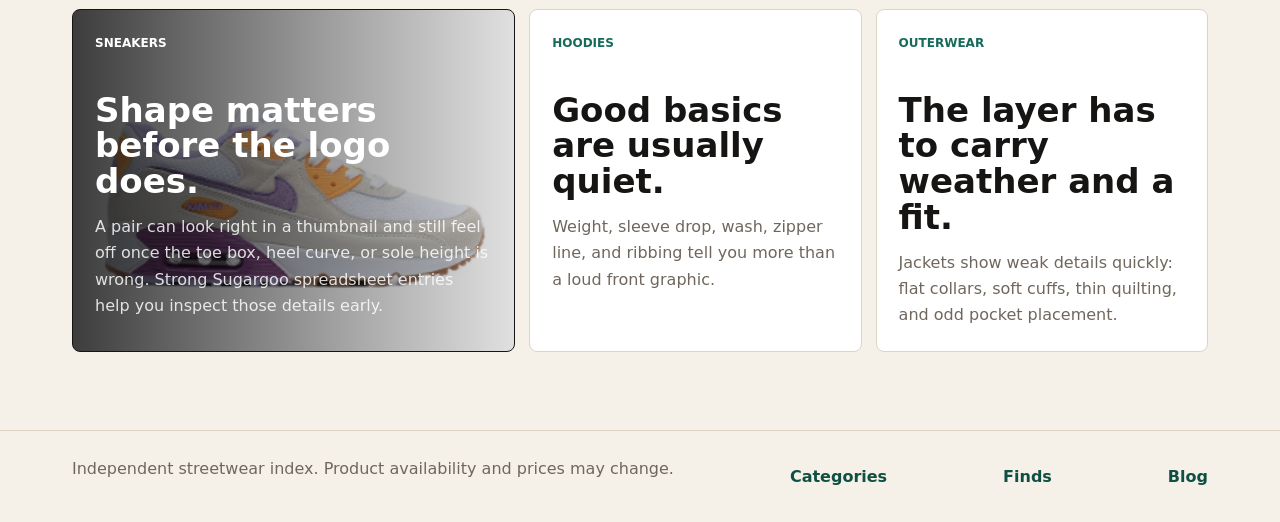
<file: guide/index.html>
<!doctype html>
<html lang="en">
  <head>
    <meta charset="utf-8" />
    <meta name="viewport" content="width=device-width, initial-scale=1" />
    <title>Sugargoo Spreadsheet Guide | How to Pick Streetwear Finds</title>
    <meta
      name="description"
      content="Use this Sugargoo spreadsheet guide to judge streetwear finds by category, silhouette, material, QC photos, outfit role, and haul quality."
    />
    <meta name="robots" content="index, follow" />
    <meta name="theme-color" content="#f6f1e8" />
    <link rel="canonical" href="https://sugargooindex.com/guide/" />
    <meta property="og:title" content="Sugargoo Spreadsheet Guide | Streetwear Buying Notes" />
    <meta
      property="og:description"
      content="A practical guide for using a Sugargoo spreadsheet like a buyer instead of a link collector."
    />
    <meta property="og:type" content="article" />
    <meta property="og:url" content="https://sugargooindex.com/guide/" />
    <meta property="og:image" content="https://sugargooindex.com/assets/sugargoo.png" />
    <meta property="og:image:alt" content="Sugargoo spreadsheet guide for streetwear finds" />
    <link rel="icon" type="image/png" href="/assets/sugargoo.png" />
    <link rel="apple-touch-icon" href="/assets/sugargoo.png" />
    <link rel="stylesheet" href="/styles.css" />
  </head>
  <body>
    <header class="site-header" id="top">
      <a class="brand" href="/" aria-label="Sugargoo Index home">
        <img
          class="brand-logo"
          src="/assets/sugargoo.png"
          alt="Sugargoo spreadsheet streetwear finds logo"
          width="34"
          height="34"
        />
        <span>Sugargoo Index</span>
      </a>
      <nav class="nav" aria-label="Main navigation">
        <a href="/">Home</a>
        <a href="/sugargoo-spreadsheet/">Spreadsheet</a>
        <a href="/sneakers/">Sneakers</a>
        <a href="/qc-guide/">QC Guide</a>
        <a href="/blog/">Blog</a>
        <a href="/categories/">Categories</a>
        <a href="/finds/">Finds</a>
        <a href="/guide/" aria-current="page">Guide</a>
      </nav>
      <div class="header-actions">
        <a class="button primary promo-link" href="https://streetstyle.maisonlooks.com/" target="_blank" rel="noopener sponsored">
          Open Street Style
        </a>
      </div>
    </header>

    <main>
      <section class="hero">
        <div class="hero-copy">
          <p class="eyebrow">Shopping workflow</p>
          <h1>Use the index like a buyer, not a link collector.</h1>
          <p class="hero-text">
            A strong Sugargoo spreadsheet should reduce decisions, not create more. Start from the missing part of the
            outfit, then judge each find by material, shape, QC risk, and whether it still works after the first wear.
          </p>
          <div class="hero-actions">
            <a class="button primary" href="#workflow">Read workflow</a>
            <a class="button secondary" href="/categories/">Browse categories</a>
          </div>
        </div>
        <div class="hero-visual" role="img" aria-label="Sugargoo spreadsheet buying workflow preview">
          <div class="lookbook-card lookbook-main">
            <span>Buyer logic</span>
            <strong>Category first, silhouette second, QC before checkout.</strong>
          </div>
          <div class="lookbook-row">
            <div class="lookbook-card lookbook-small">
              <span>Good filter</span>
              <strong>Does it improve a real outfit?</strong>
            </div>
            <div class="lookbook-note">
              <small>Simple rule.</small>
              <p>If the item has no outfit role, it is probably just another spreadsheet row.</p>
            </div>
          </div>
        </div>
      </section>

      <section class="section split" id="workflow">
        <div>
          <p class="eyebrow">Workflow</p>
          <h2>Three checks before opening another product tab.</h2>
          <p>
            Use categories to narrow intent, then use QC notes to decide whether the find deserves time. This keeps
            the spreadsheet useful for sneakers, hoodies, jackets, and accessories without turning it into link noise.
          </p>
        </div>
        <ol class="steps">
          <li>Choose the category you would actually add to the next haul.</li>
          <li>Compare silhouette, material, price level, and QC priority.</li>
          <li>Open Street Style only when the find has a clear role in an outfit.</li>
        </ol>
      </section>

      <section class="section notes">
        <div class="section-heading">
          <p class="eyebrow">Buying notes</p>
          <h2>The checks that make a spreadsheet find worth opening.</h2>
        </div>
        <div class="notes-grid">
          <article class="note-feature">
            <span>Sneakers</span>
            <h3>Shape matters before the logo does.</h3>
            <p>
              A pair can look right in a thumbnail and still feel off once the toe box, heel curve, or sole height is
              wrong. Strong Sugargoo spreadsheet entries help you inspect those details early.
            </p>
          </article>
          <article>
            <span>Hoodies</span>
            <h3>Good basics are usually quiet.</h3>
            <p>
              Weight, sleeve drop, wash, zipper line, and ribbing tell you more than a loud front graphic.
            </p>
          </article>
          <article>
            <span>Outerwear</span>
            <h3>The layer has to carry weather and a fit.</h3>
            <p>
              Jackets show weak details quickly: flat collars, soft cuffs, thin quilting, and odd pocket placement.
            </p>
          </article>
        </div>
      </section>
    </main>

    <footer class="site-footer">
      <p>Independent streetwear index. Product availability and prices may change.</p>
      <a href="/categories/">Categories</a>
      <a href="/finds/">Finds</a>
      <a href="/blog/">Blog</a>
    </footer>
  </body>
</html>
</file>
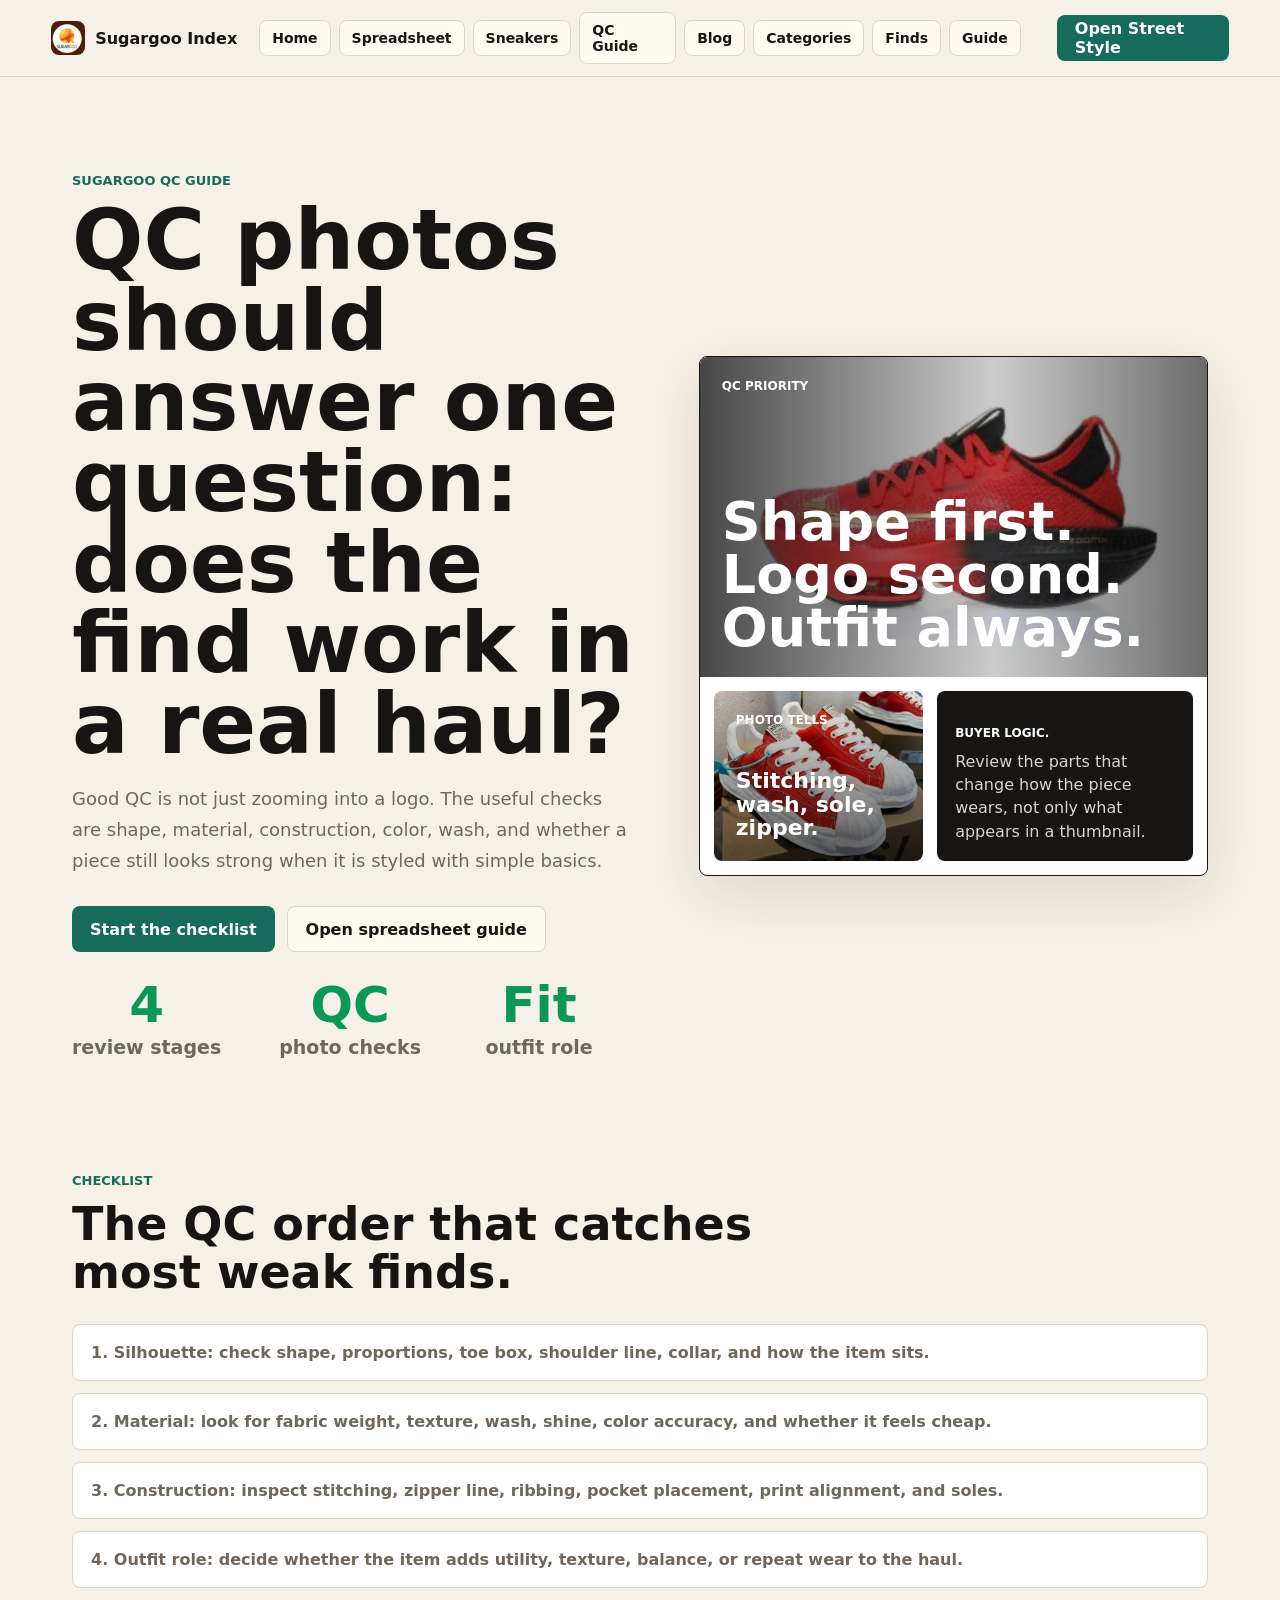
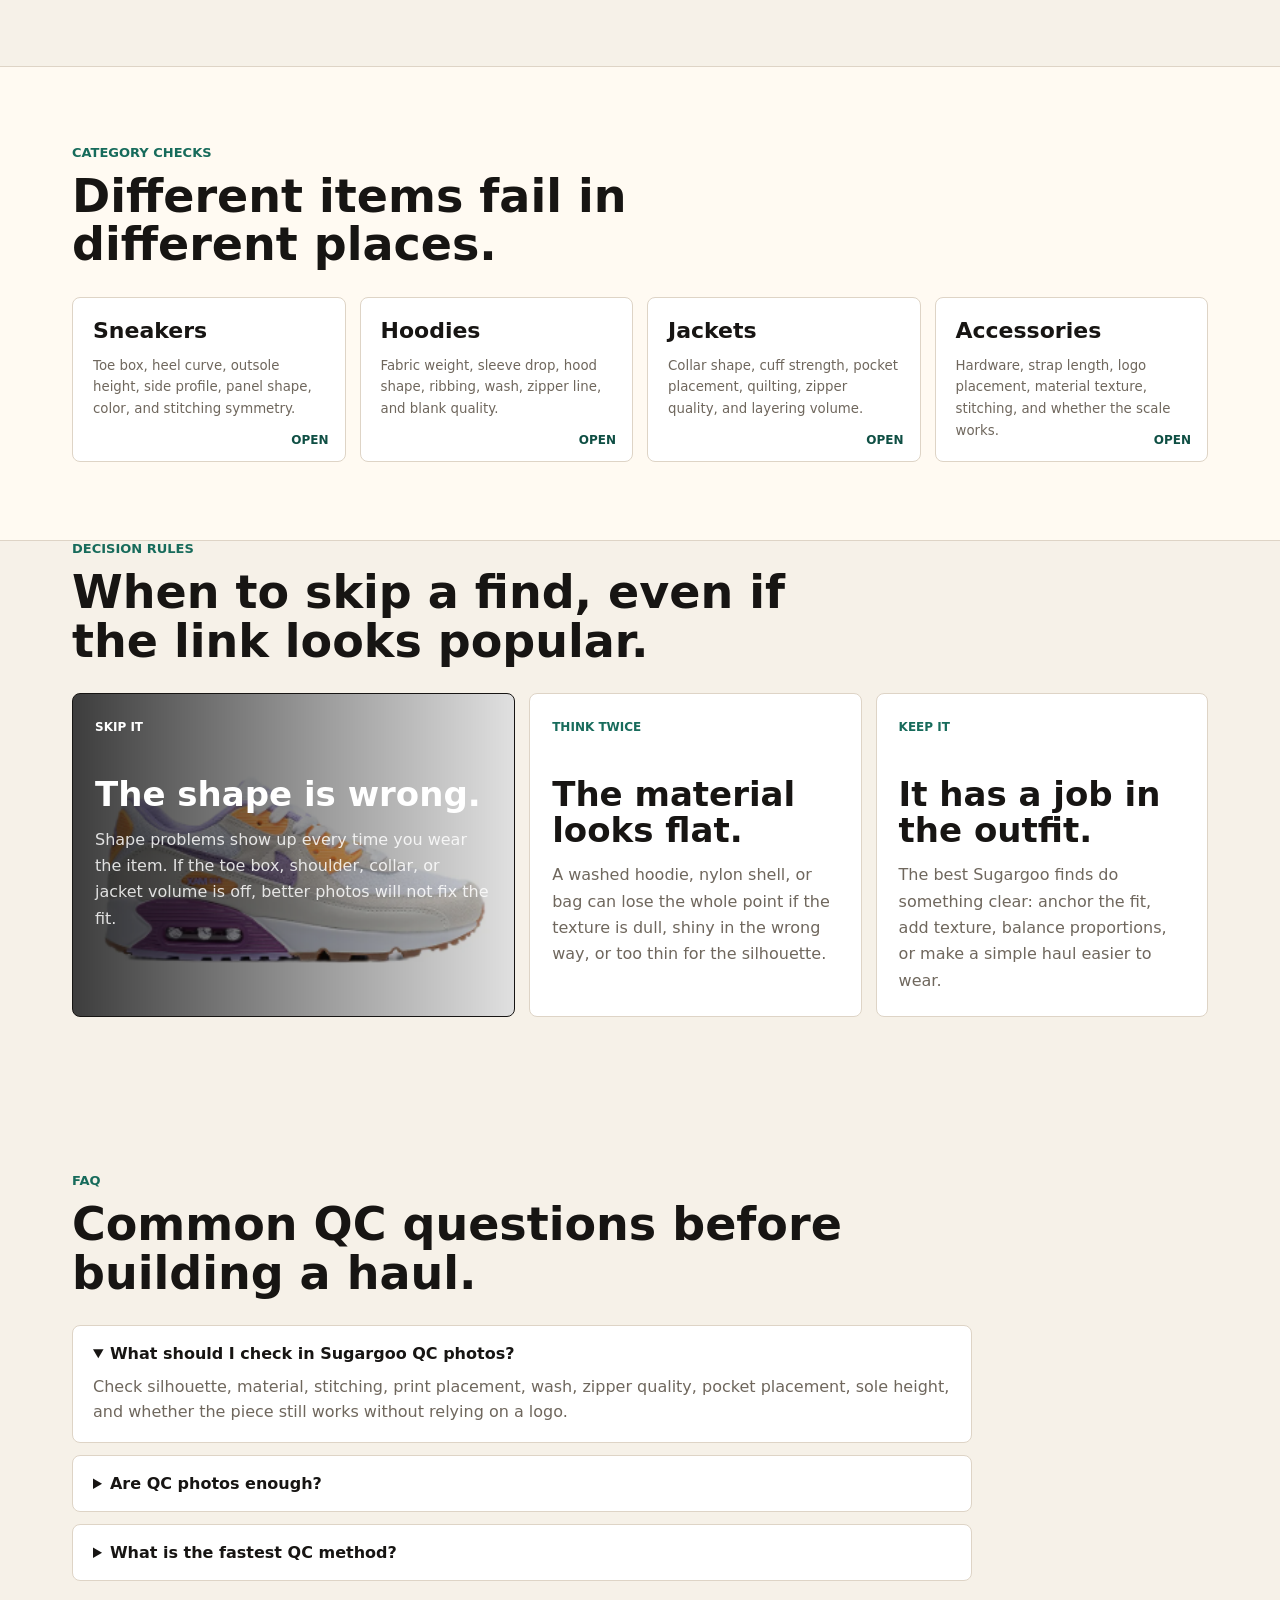
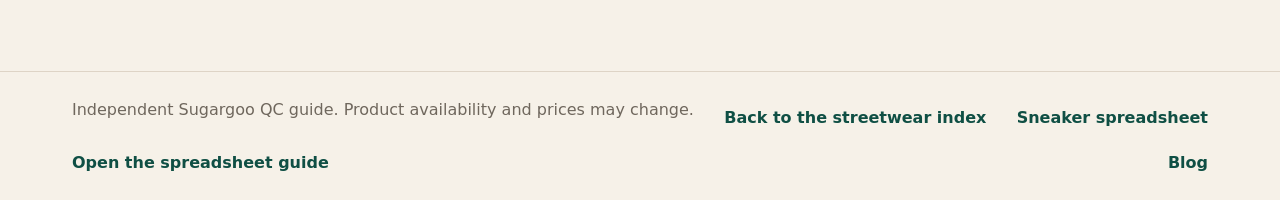
<file: qc-guide/index.html>
<!doctype html>
<html lang="en">
  <head>
    <meta charset="utf-8" />
    <meta name="viewport" content="width=device-width, initial-scale=1" />
    <title>Sugargoo QC Guide | Photos, Stitching, Shape & Streetwear Checks</title>
    <meta
      name="description"
      content="A practical Sugargoo QC guide for checking photos, sneaker shape, hoodie fabric, jacket construction, stitching, print placement, wash, and haul quality."
    />
    <meta name="robots" content="index, follow" />
    <meta name="theme-color" content="#f6f1e8" />
    <link rel="canonical" href="https://sugargooindex.com/qc-guide/" />
    <meta property="og:title" content="Sugargoo QC Guide | Streetwear Photo Checks" />
    <meta
      property="og:description"
      content="Use this QC guide to judge Sugargoo finds before adding sneakers, hoodies, jackets, or accessories to a haul."
    />
    <meta property="og:type" content="article" />
    <meta property="og:url" content="https://sugargooindex.com/qc-guide/" />
    <meta property="og:image" content="https://sugargooindex.com/assets/sugargoo.png" />
    <meta property="og:image:alt" content="Sugargoo QC guide for streetwear finds" />
    <link rel="icon" type="image/png" href="/assets/sugargoo.png" />
    <link rel="apple-touch-icon" href="/assets/sugargoo.png" />
    <link rel="stylesheet" href="/styles.css" />
    <script type="application/ld+json">
      {
        "@context": "https://schema.org",
        "@graph": [
          {
            "@type": "HowTo",
            "@id": "https://sugargooindex.com/qc-guide/#howto",
            "name": "How to QC Sugargoo streetwear finds",
            "description": "A practical process for reviewing Sugargoo QC photos before adding sneakers, hoodies, jackets, or accessories to a haul.",
            "image": "https://sugargooindex.com/assets/sugargoo.png",
            "step": [
              {
                "@type": "HowToStep",
                "name": "Check the silhouette first",
                "text": "Look at the overall shape before judging logos or small details. Bad shape is difficult to hide in a real outfit."
              },
              {
                "@type": "HowToStep",
                "name": "Review material and wash",
                "text": "Check whether fabric weight, texture, color, and fading match the way the item should fit into a haul."
              },
              {
                "@type": "HowToStep",
                "name": "Inspect construction details",
                "text": "Look at stitching, ribbing, zipper lines, pocket placement, print alignment, sole height, and collar shape."
              },
              {
                "@type": "HowToStep",
                "name": "Decide if the item has a clear outfit role",
                "text": "A strong find should improve an outfit by adding shape, texture, utility, or balance."
              }
            ]
          },
          {
            "@type": "FAQPage",
            "@id": "https://sugargooindex.com/qc-guide/#faq",
            "mainEntity": [
              {
                "@type": "Question",
                "name": "What should I check in Sugargoo QC photos?",
                "acceptedAnswer": {
                  "@type": "Answer",
                  "text": "Check silhouette, material, stitching, print placement, wash, zipper quality, pocket placement, sole height, and whether the piece still works without relying on a logo."
                }
              },
              {
                "@type": "Question",
                "name": "What are common sneaker QC issues?",
                "acceptedAnswer": {
                  "@type": "Answer",
                  "text": "Common sneaker QC issues include incorrect toe box shape, odd heel curve, uneven stitching, wrong sole height, bulky side profile, and color mismatch."
                }
              },
              {
                "@type": "Question",
                "name": "How do I judge hoodie and jacket QC?",
                "acceptedAnswer": {
                  "@type": "Answer",
                  "text": "For hoodies and jackets, focus on fabric weight, sleeve drop, ribbing, zipper line, collar shape, cuff strength, pocket placement, and how the item layers."
                }
              }
            ]
          }
        ]
      }
    </script>
  </head>
  <body>
    <header class="site-header" id="top">
      <a class="brand" href="/" aria-label="Sugargoo Index home">
        <img
          class="brand-logo"
          src="/assets/sugargoo.png"
          alt="Sugargoo spreadsheet streetwear finds logo"
          width="34"
          height="34"
        />
        <span>Sugargoo Index</span>
      </a>
      <nav class="nav" aria-label="Main navigation">
        <a href="/">Home</a>
        <a href="/sugargoo-spreadsheet/">Spreadsheet</a>
        <a href="/sneakers/">Sneakers</a>
        <a href="/qc-guide/" aria-current="page">QC Guide</a>
        <a href="/blog/">Blog</a>
        <a href="/categories/">Categories</a>
        <a href="/finds/">Finds</a>
        <a href="/guide/">Guide</a>
      </nav>
      <div class="header-actions">
        <a class="button primary promo-link" href="https://streetstyle.maisonlooks.com/" target="_blank" rel="noopener sponsored">
          Open Street Style
        </a>
      </div>
    </header>

    <main>
      <section class="hero">
        <div class="hero-copy">
          <p class="eyebrow">Sugargoo QC guide</p>
          <h1>QC photos should answer one question: does the find work in a real haul?</h1>
          <p class="hero-text">
            Good QC is not just zooming into a logo. The useful checks are shape, material, construction, color, wash,
            and whether a piece still looks strong when it is styled with simple basics.
          </p>
          <div class="hero-actions">
            <a class="button primary" href="#checklist">Start the checklist</a>
            <a class="button secondary" href="/sugargoo-spreadsheet/">Open spreadsheet guide</a>
          </div>
          <dl class="metrics" aria-label="QC guide highlights">
            <div>
              <dt>4</dt>
              <dd>review stages</dd>
            </div>
            <div>
              <dt>QC</dt>
              <dd>photo checks</dd>
            </div>
            <div>
              <dt>Fit</dt>
              <dd>outfit role</dd>
            </div>
          </dl>
        </div>
        <div class="hero-visual" role="img" aria-label="Sugargoo QC photo review preview">
          <div class="lookbook-card lookbook-main">
            <span>QC priority</span>
            <strong>Shape first. Logo second. Outfit always.</strong>
          </div>
          <div class="lookbook-row">
            <div class="lookbook-card lookbook-small">
              <span>Photo tells</span>
              <strong>Stitching, wash, sole, zipper.</strong>
            </div>
            <div class="lookbook-note">
              <small>Buyer logic.</small>
              <p>Review the parts that change how the piece wears, not only what appears in a thumbnail.</p>
            </div>
          </div>
        </div>
      </section>

      <section class="section" id="checklist">
        <div class="section-heading">
          <p class="eyebrow">Checklist</p>
          <h2>The QC order that catches most weak finds.</h2>
        </div>
        <ol class="steps">
          <li>Silhouette: check shape, proportions, toe box, shoulder line, collar, and how the item sits.</li>
          <li>Material: look for fabric weight, texture, wash, shine, color accuracy, and whether it feels cheap.</li>
          <li>Construction: inspect stitching, zipper line, ribbing, pocket placement, print alignment, and soles.</li>
          <li>Outfit role: decide whether the item adds utility, texture, balance, or repeat wear to the haul.</li>
        </ol>
      </section>

      <section class="section tinted">
        <div class="section-heading">
          <p class="eyebrow">Category checks</p>
          <h2>Different items fail in different places.</h2>
        </div>
        <div class="category-grid">
          <article class="category-card">
            <span>Sneakers</span>
            <small>Toe box, heel curve, outsole height, side profile, panel shape, color, and stitching symmetry.</small>
          </article>
          <article class="category-card">
            <span>Hoodies</span>
            <small>Fabric weight, sleeve drop, hood shape, ribbing, wash, zipper line, and blank quality.</small>
          </article>
          <article class="category-card">
            <span>Jackets</span>
            <small>Collar shape, cuff strength, pocket placement, quilting, zipper quality, and layering volume.</small>
          </article>
          <article class="category-card">
            <span>Accessories</span>
            <small>Hardware, strap length, logo placement, material texture, stitching, and whether the scale works.</small>
          </article>
        </div>
      </section>

      <section class="section notes">
        <div class="section-heading">
          <p class="eyebrow">Decision rules</p>
          <h2>When to skip a find, even if the link looks popular.</h2>
        </div>
        <div class="notes-grid">
          <article class="note-feature">
            <span>Skip it</span>
            <h3>The shape is wrong.</h3>
            <p>
              Shape problems show up every time you wear the item. If the toe box, shoulder, collar, or jacket volume
              is off, better photos will not fix the fit.
            </p>
          </article>
          <article>
            <span>Think twice</span>
            <h3>The material looks flat.</h3>
            <p>
              A washed hoodie, nylon shell, or bag can lose the whole point if the texture is dull, shiny in the wrong
              way, or too thin for the silhouette.
            </p>
          </article>
          <article>
            <span>Keep it</span>
            <h3>It has a job in the outfit.</h3>
            <p>
              The best Sugargoo finds do something clear: anchor the fit, add texture, balance proportions, or make a
              simple haul easier to wear.
            </p>
          </article>
        </div>
      </section>

      <section class="section faq">
        <div class="section-heading">
          <p class="eyebrow">FAQ</p>
          <h2>Common QC questions before building a haul.</h2>
        </div>
        <details open>
          <summary>What should I check in Sugargoo QC photos?</summary>
          <p>
            Check silhouette, material, stitching, print placement, wash, zipper quality, pocket placement, sole
            height, and whether the piece still works without relying on a logo.
          </p>
        </details>
        <details>
          <summary>Are QC photos enough?</summary>
          <p>
            QC photos are a filter, not a guarantee. They help you catch obvious issues before shipping, but you still
            need to judge sizing, styling use, and whether the item belongs in the haul.
          </p>
        </details>
        <details>
          <summary>What is the fastest QC method?</summary>
          <p>
            Use a four-step pass: silhouette, material, construction, outfit role. If a piece fails the first two, it is
            rarely worth spending more time on small details.
          </p>
        </details>
      </section>
    </main>

    <footer class="site-footer">
      <p>Independent Sugargoo QC guide. Product availability and prices may change.</p>
      <a href="/">Back to the streetwear index</a>
      <a href="/sneakers/">Sneaker spreadsheet</a>
      <a href="/sugargoo-spreadsheet/">Open the spreadsheet guide</a>
      <a href="/blog/">Blog</a>
    </footer>
  </body>
</html>
</file>
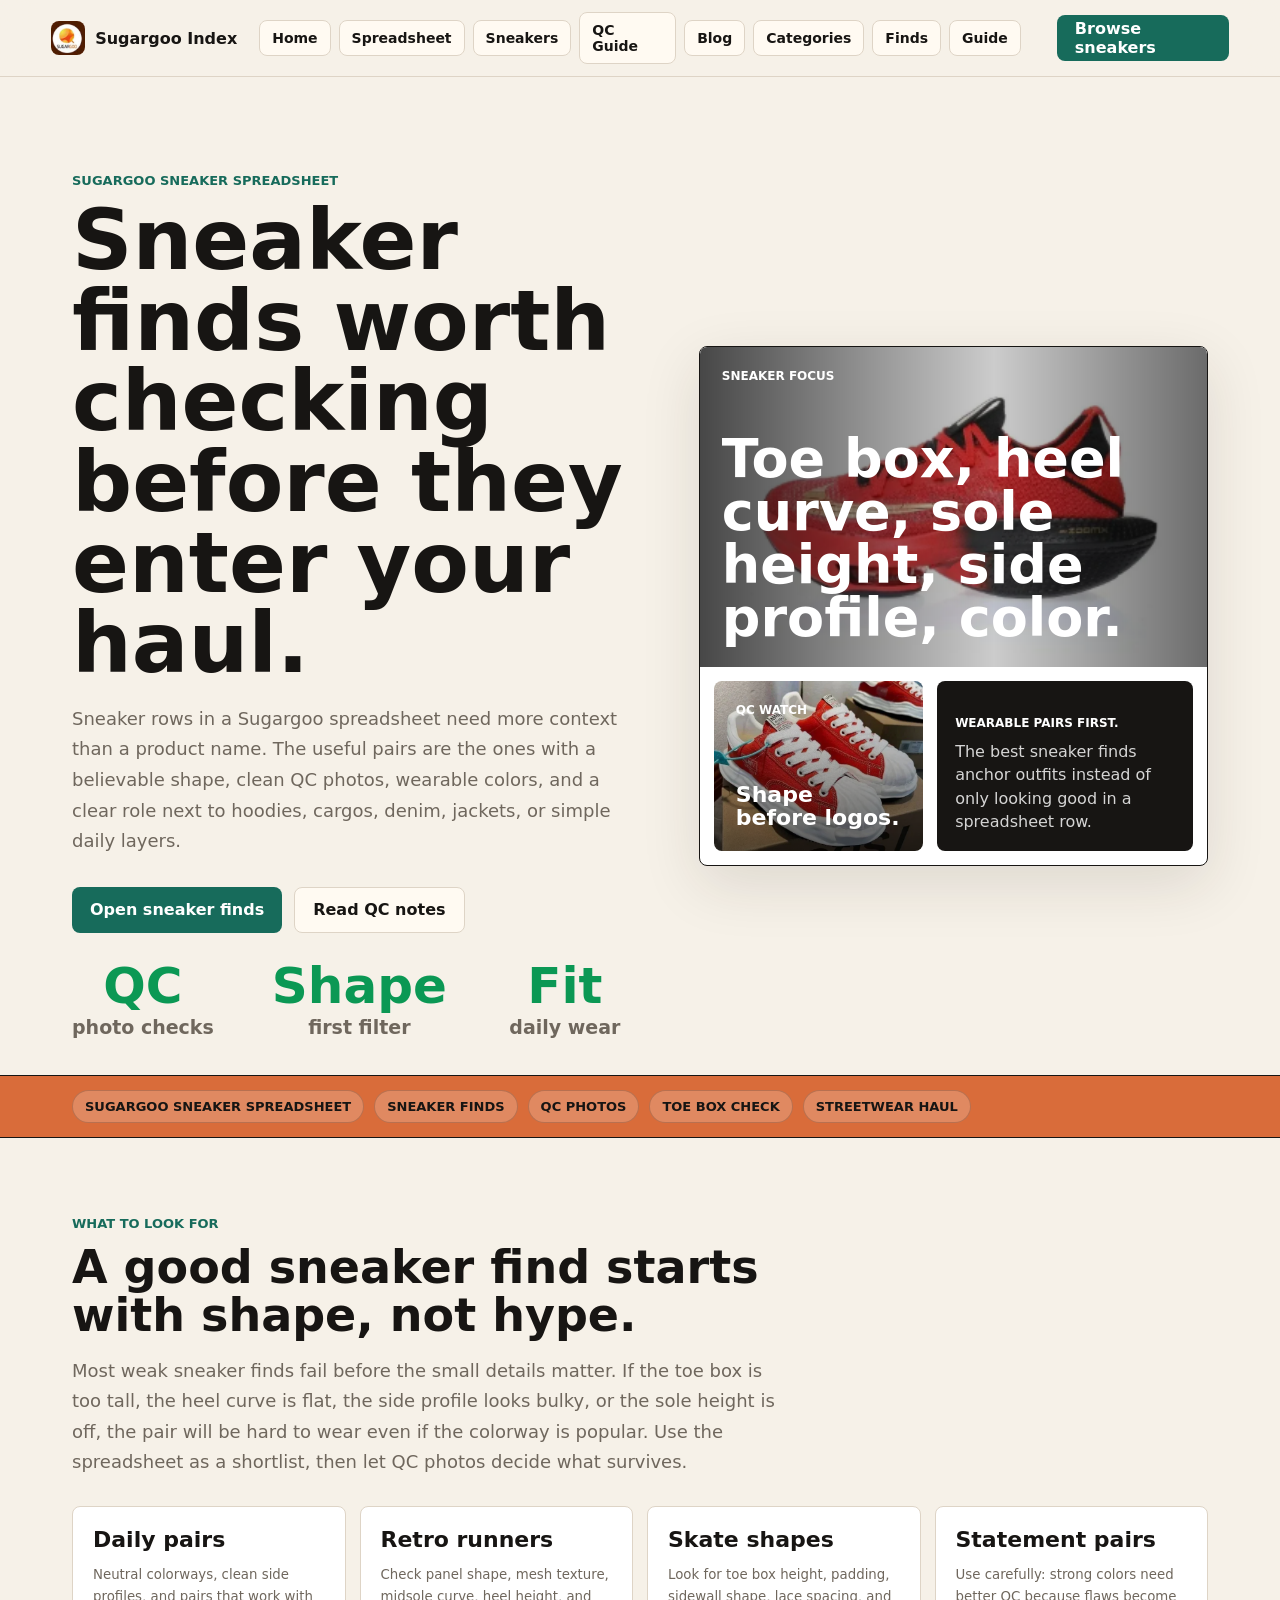
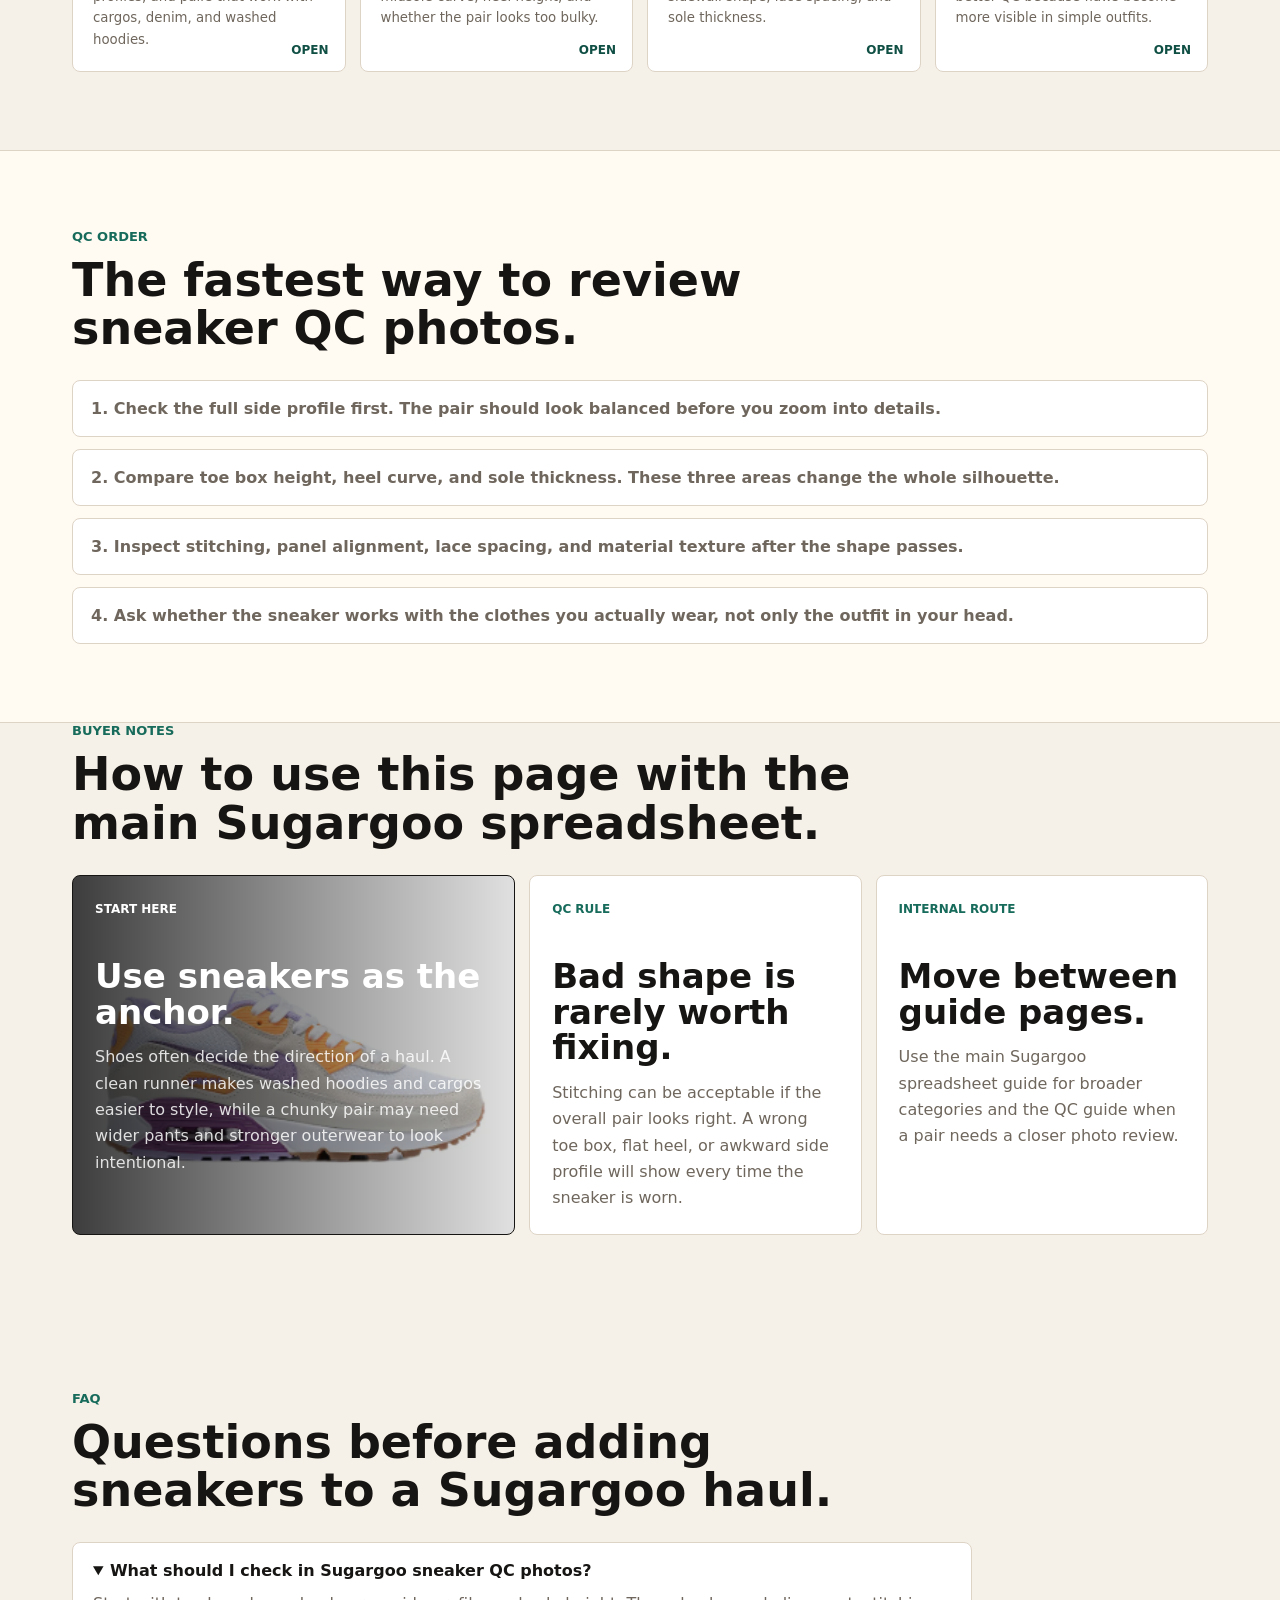
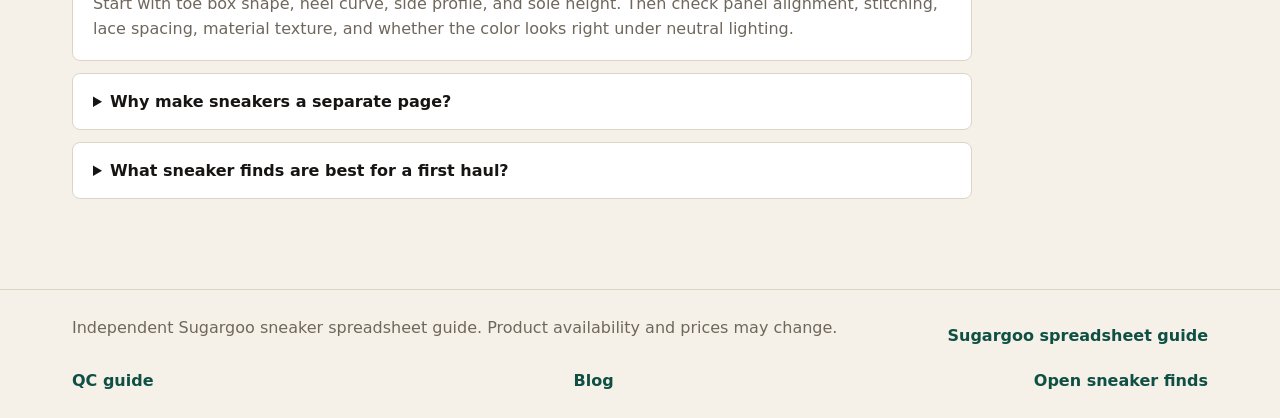
<file: sneakers/index.html>
<!doctype html>
<html lang="en">
  <head>
    <meta charset="utf-8" />
    <meta name="viewport" content="width=device-width, initial-scale=1" />
    <title>Sugargoo Sneaker Spreadsheet | QC Photos, Shape Checks & Streetwear Finds</title>
    <meta
      name="description"
      content="Browse a focused Sugargoo sneaker spreadsheet guide with QC photo checks, toe box notes, sole shape, stitching, daily pairs, runner finds, and streetwear haul tips."
    />
    <meta name="robots" content="index, follow" />
    <meta name="theme-color" content="#f6f1e8" />
    <link rel="canonical" href="https://sugargooindex.com/sneakers/" />
    <meta property="og:title" content="Sugargoo Sneaker Spreadsheet | QC Photos & Streetwear Finds" />
    <meta
      property="og:description"
      content="A sneaker-focused Sugargoo spreadsheet page for shoppers comparing shape, stitching, sole height, materials, and wearable streetwear pairs."
    />
    <meta property="og:type" content="article" />
    <meta property="og:url" content="https://sugargooindex.com/sneakers/" />
    <meta property="og:image" content="https://sugargooindex.com/assets/sugargoo.png" />
    <meta property="og:image:alt" content="Sugargoo sneaker spreadsheet and QC guide" />
    <link rel="icon" type="image/png" href="/assets/sugargoo.png" />
    <link rel="apple-touch-icon" href="/assets/sugargoo.png" />
    <link rel="stylesheet" href="/styles.css" />
    <script type="application/ld+json">
      {
        "@context": "https://schema.org",
        "@graph": [
          {
            "@type": "Article",
            "@id": "https://sugargooindex.com/sneakers/#article",
            "mainEntityOfPage": "https://sugargooindex.com/sneakers/",
            "headline": "Sugargoo Sneaker Spreadsheet: QC Photos, Shape Checks, and Streetwear Finds",
            "description": "A practical sneaker category guide for Sugargoo spreadsheet shoppers comparing QC photos, shape, stitching, sole height, and wearable streetwear pairs.",
            "image": "https://sugargooindex.com/assets/sugargoo.png",
            "author": {
              "@type": "Organization",
              "name": "Sugargoo Index"
            },
            "publisher": {
              "@type": "Organization",
              "name": "Sugargoo Index",
              "logo": {
                "@type": "ImageObject",
                "url": "https://sugargooindex.com/assets/sugargoo.png"
              }
            },
            "datePublished": "2026-06-01",
            "dateModified": "2026-06-01",
            "inLanguage": "en"
          },
          {
            "@type": "BreadcrumbList",
            "@id": "https://sugargooindex.com/sneakers/#breadcrumb",
            "itemListElement": [
              {
                "@type": "ListItem",
                "position": 1,
                "name": "Home",
                "item": "https://sugargooindex.com/"
              },
              {
                "@type": "ListItem",
                "position": 2,
                "name": "Sugargoo Spreadsheet",
                "item": "https://sugargooindex.com/sugargoo-spreadsheet/"
              },
              {
                "@type": "ListItem",
                "position": 3,
                "name": "Sneakers",
                "item": "https://sugargooindex.com/sneakers/"
              }
            ]
          },
          {
            "@type": "FAQPage",
            "@id": "https://sugargooindex.com/sneakers/#faq",
            "mainEntity": [
              {
                "@type": "Question",
                "name": "What should I check in Sugargoo sneaker QC photos?",
                "acceptedAnswer": {
                  "@type": "Answer",
                  "text": "Check toe box shape, heel curve, side profile, sole height, panel alignment, stitching, color, material texture, and whether the pair still looks wearable in a simple outfit."
                }
              },
              {
                "@type": "Question",
                "name": "Why make a separate Sugargoo sneaker spreadsheet page?",
                "acceptedAnswer": {
                  "@type": "Answer",
                  "text": "Sneaker searches have specific QC intent. A separate page gives shoppers and search engines a clearer target for sneaker finds, QC photos, shape checks, and streetwear haul use."
                }
              },
              {
                "@type": "Question",
                "name": "What sneaker finds are best for a first haul?",
                "acceptedAnswer": {
                  "@type": "Answer",
                  "text": "Start with wearable daily pairs: low-profile runners, skate shapes, retro court pairs, and neutral colorways that can work with hoodies, denim, cargos, and outerwear."
                }
              }
            ]
          }
        ]
      }
    </script>
  </head>
  <body>
    <header class="site-header" id="top">
      <a class="brand" href="/" aria-label="Sugargoo Index home">
        <img
          class="brand-logo"
          src="/assets/sugargoo.png"
          alt="Sugargoo spreadsheet streetwear finds logo"
          width="34"
          height="34"
        />
        <span>Sugargoo Index</span>
      </a>
      <nav class="nav" aria-label="Main navigation">
        <a href="/">Home</a>
        <a href="/sugargoo-spreadsheet/">Spreadsheet</a>
        <a href="/sneakers/" aria-current="page">Sneakers</a>
        <a href="/qc-guide/">QC Guide</a>
        <a href="/blog/">Blog</a>
        <a href="/categories/">Categories</a>
        <a href="/finds/">Finds</a>
        <a href="/guide/">Guide</a>
      </nav>
      <div class="header-actions">
        <a class="button primary promo-link" href="https://streetstyle.maisonlooks.com/en?categorySlug=sneakers" target="_blank" rel="noopener sponsored">
          Browse sneakers
        </a>
      </div>
    </header>

    <main>
      <section class="hero">
        <div class="hero-copy">
          <p class="eyebrow">Sugargoo sneaker spreadsheet</p>
          <h1>Sneaker finds worth checking before they enter your haul.</h1>
          <p class="hero-text">
            Sneaker rows in a Sugargoo spreadsheet need more context than a product name. The useful pairs are the ones
            with a believable shape, clean QC photos, wearable colors, and a clear role next to hoodies, cargos, denim,
            jackets, or simple daily layers.
          </p>
          <div class="hero-actions">
            <a class="button primary promo-link" href="https://streetstyle.maisonlooks.com/en?categorySlug=sneakers" target="_blank" rel="noopener sponsored">
              Open sneaker finds
            </a>
            <a class="button secondary" href="#qc-notes">Read QC notes</a>
          </div>
          <dl class="metrics" aria-label="Sneaker spreadsheet highlights">
            <div>
              <dt>QC</dt>
              <dd>photo checks</dd>
            </div>
            <div>
              <dt>Shape</dt>
              <dd>first filter</dd>
            </div>
            <div>
              <dt>Fit</dt>
              <dd>daily wear</dd>
            </div>
          </dl>
        </div>
        <div class="hero-visual" role="img" aria-label="Sugargoo sneaker QC and streetwear pairing preview">
          <div class="lookbook-card lookbook-main">
            <span>Sneaker focus</span>
            <strong>Toe box, heel curve, sole height, side profile, color.</strong>
          </div>
          <div class="lookbook-row">
            <div class="lookbook-card lookbook-small">
              <span>QC watch</span>
              <strong>Shape before logos.</strong>
            </div>
            <div class="lookbook-note">
              <small>Wearable pairs first.</small>
              <p>The best sneaker finds anchor outfits instead of only looking good in a spreadsheet row.</p>
            </div>
          </div>
        </div>
      </section>

      <section class="marquee-band" aria-label="Sugargoo sneaker search topics">
        <span>Sugargoo sneaker spreadsheet</span>
        <span>sneaker finds</span>
        <span>QC photos</span>
        <span>toe box check</span>
        <span>streetwear haul</span>
      </section>

      <section class="section">
        <div class="section-heading">
          <p class="eyebrow">What to look for</p>
          <h2>A good sneaker find starts with shape, not hype.</h2>
          <p class="hero-text">
            Most weak sneaker finds fail before the small details matter. If the toe box is too tall, the heel curve is
            flat, the side profile looks bulky, or the sole height is off, the pair will be hard to wear even if the
            colorway is popular. Use the spreadsheet as a shortlist, then let QC photos decide what survives.
          </p>
        </div>
        <div class="category-grid">
          <article class="category-card">
            <span>Daily pairs</span>
            <small>Neutral colorways, clean side profiles, and pairs that work with cargos, denim, and washed hoodies.</small>
          </article>
          <article class="category-card">
            <span>Retro runners</span>
            <small>Check panel shape, mesh texture, midsole curve, heel height, and whether the pair looks too bulky.</small>
          </article>
          <article class="category-card">
            <span>Skate shapes</span>
            <small>Look for toe box height, padding, sidewall shape, lace spacing, and sole thickness.</small>
          </article>
          <article class="category-card">
            <span>Statement pairs</span>
            <small>Use carefully: strong colors need better QC because flaws become more visible in simple outfits.</small>
          </article>
        </div>
      </section>

      <section class="section tinted" id="qc-notes">
        <div class="section-heading">
          <p class="eyebrow">QC order</p>
          <h2>The fastest way to review sneaker QC photos.</h2>
        </div>
        <ol class="steps">
          <li>Check the full side profile first. The pair should look balanced before you zoom into details.</li>
          <li>Compare toe box height, heel curve, and sole thickness. These three areas change the whole silhouette.</li>
          <li>Inspect stitching, panel alignment, lace spacing, and material texture after the shape passes.</li>
          <li>Ask whether the sneaker works with the clothes you actually wear, not only the outfit in your head.</li>
        </ol>
      </section>

      <section class="section notes">
        <div class="section-heading">
          <p class="eyebrow">Buyer notes</p>
          <h2>How to use this page with the main Sugargoo spreadsheet.</h2>
        </div>
        <div class="notes-grid">
          <article class="note-feature">
            <span>Start here</span>
            <h3>Use sneakers as the anchor.</h3>
            <p>
              Shoes often decide the direction of a haul. A clean runner makes washed hoodies and cargos easier to
              style, while a chunky pair may need wider pants and stronger outerwear to look intentional.
            </p>
          </article>
          <article>
            <span>QC rule</span>
            <h3>Bad shape is rarely worth fixing.</h3>
            <p>
              Stitching can be acceptable if the overall pair looks right. A wrong toe box, flat heel, or awkward side
              profile will show every time the sneaker is worn.
            </p>
          </article>
          <article>
            <span>Internal route</span>
            <h3>Move between guide pages.</h3>
            <p>
              Use the <a href="/sugargoo-spreadsheet/">main Sugargoo spreadsheet guide</a> for broader categories and
              the <a href="/qc-guide/">QC guide</a> when a pair needs a closer photo review.
            </p>
          </article>
        </div>
      </section>

      <section class="section faq">
        <div class="section-heading">
          <p class="eyebrow">FAQ</p>
          <h2>Questions before adding sneakers to a Sugargoo haul.</h2>
        </div>
        <details open>
          <summary>What should I check in Sugargoo sneaker QC photos?</summary>
          <p>
            Start with toe box shape, heel curve, side profile, and sole height. Then check panel alignment, stitching,
            lace spacing, material texture, and whether the color looks right under neutral lighting.
          </p>
        </details>
        <details>
          <summary>Why make sneakers a separate page?</summary>
          <p>
            Sneaker searches have stronger QC intent than general streetwear searches. A focused page helps shoppers
            compare shape and photo details without mixing the topic with hoodies, jackets, and accessories.
          </p>
        </details>
        <details>
          <summary>What sneaker finds are best for a first haul?</summary>
          <p>
            Start with wearable daily pairs: neutral runners, low-profile skate shapes, retro court pairs, and colors
            that work with the pants and outerwear already in the haul.
          </p>
        </details>
      </section>
    </main>

    <footer class="site-footer">
      <p>Independent Sugargoo sneaker spreadsheet guide. Product availability and prices may change.</p>
      <a href="/sugargoo-spreadsheet/">Sugargoo spreadsheet guide</a>
      <a href="/qc-guide/">QC guide</a>
      <a href="/blog/">Blog</a>
      <a class="promo-link" href="https://streetstyle.maisonlooks.com/en?categorySlug=sneakers" target="_blank" rel="noopener sponsored">
        Open sneaker finds
      </a>
    </footer>
  </body>
</html>
</file>
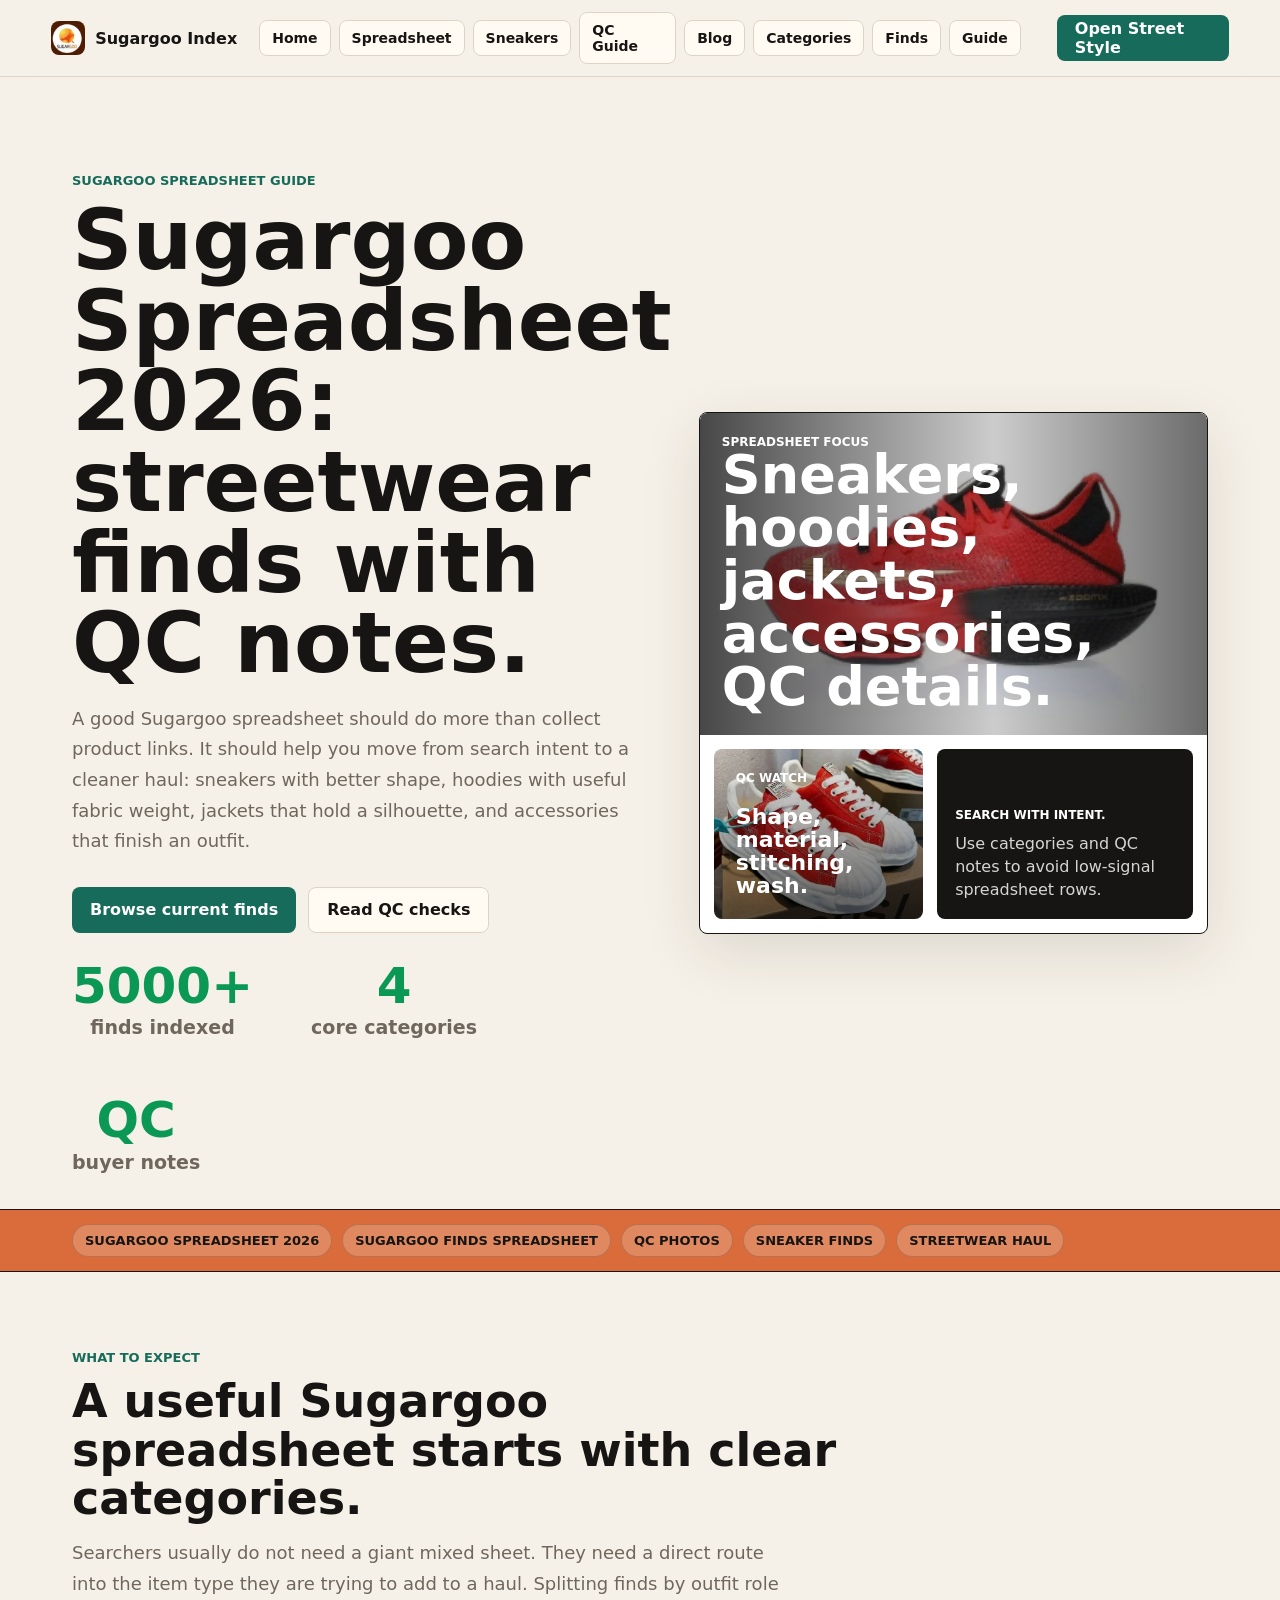
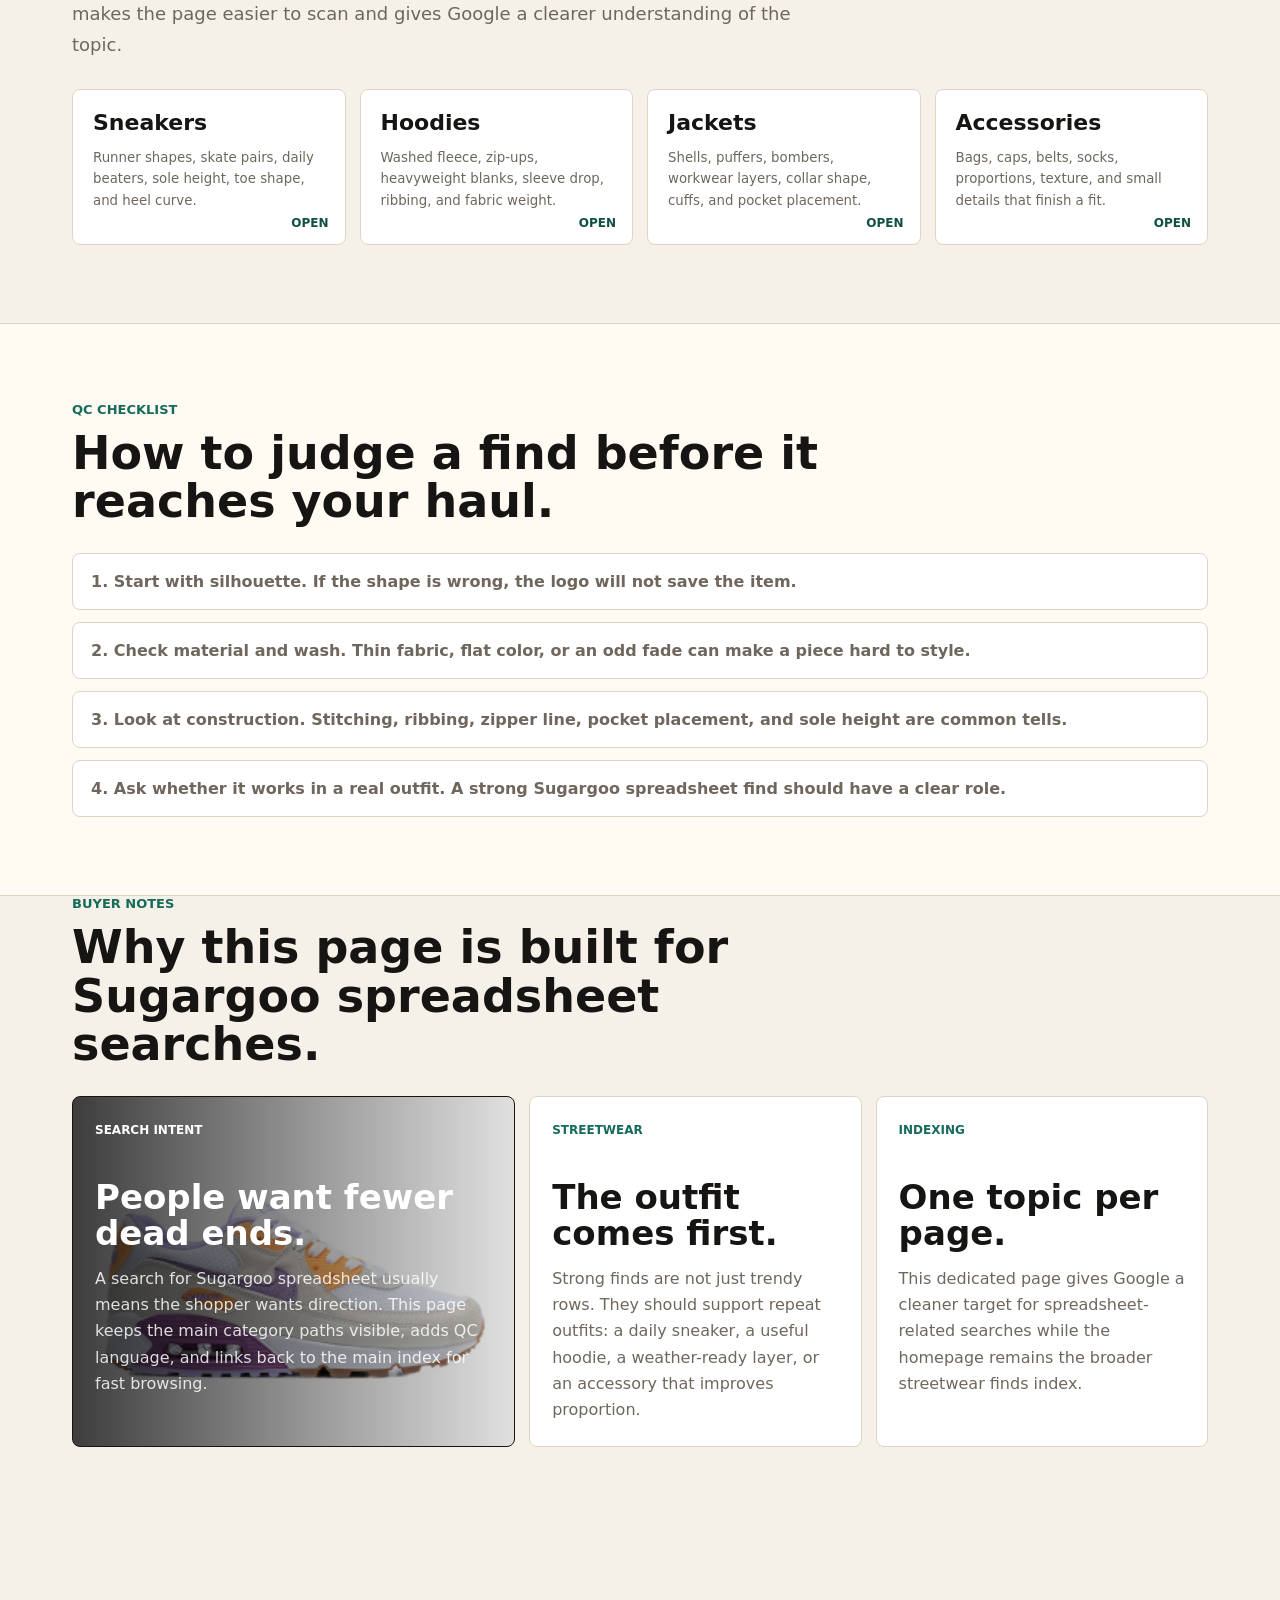
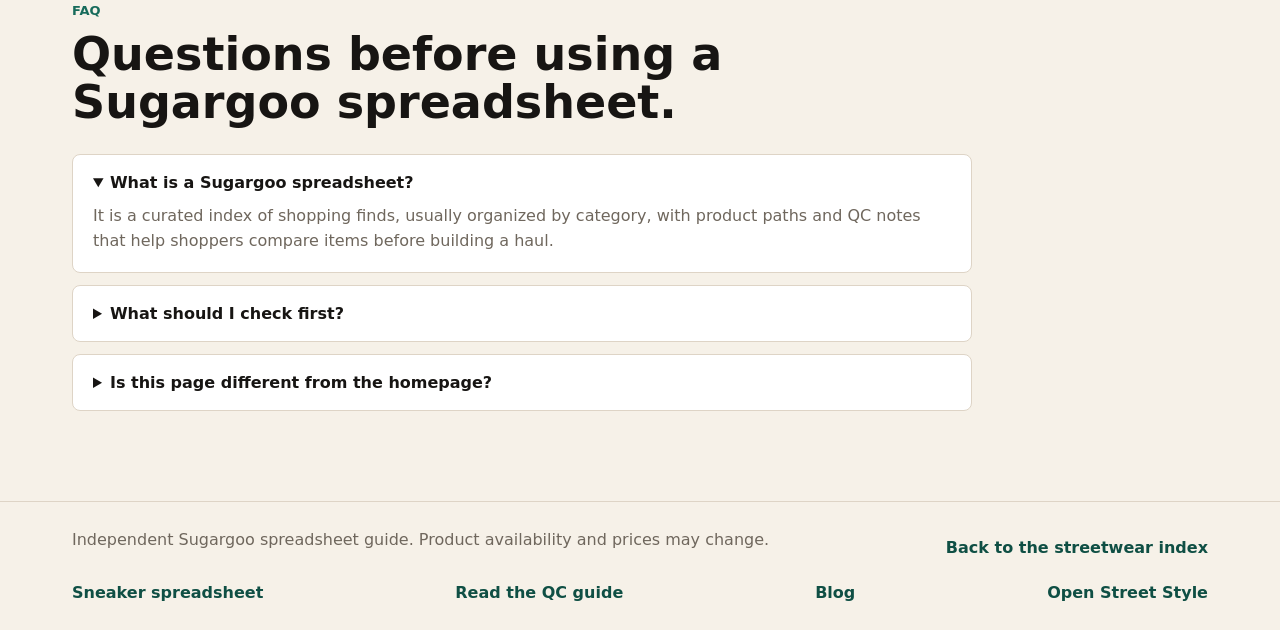
<file: sugargoo-spreadsheet/index.html>
<!doctype html>
<html lang="en">
  <head>
    <meta charset="utf-8" />
    <meta name="viewport" content="width=device-width, initial-scale=1" />
    <title>Sugargoo Spreadsheet 2026 | Finds, QC Notes & Streetwear Categories</title>
    <meta
      name="description"
      content="Use this Sugargoo spreadsheet guide to find streetwear, sneakers, hoodies, jackets, accessories, QC notes, and category shortcuts before building a haul."
    />
    <meta name="robots" content="index, follow" />
    <meta name="theme-color" content="#f6f1e8" />
    <link rel="canonical" href="https://sugargooindex.com/sugargoo-spreadsheet/" />
    <meta property="og:title" content="Sugargoo Spreadsheet 2026 | Streetwear Finds & QC Guide" />
    <meta
      property="og:description"
      content="A focused Sugargoo spreadsheet guide for shoppers who want cleaner categories, QC details, and practical streetwear finds."
    />
    <meta property="og:type" content="article" />
    <meta property="og:url" content="https://sugargooindex.com/sugargoo-spreadsheet/" />
    <meta property="og:image" content="https://sugargooindex.com/assets/sugargoo.png" />
    <meta property="og:image:alt" content="Sugargoo spreadsheet streetwear finds guide" />
    <link rel="icon" type="image/png" href="/assets/sugargoo.png" />
    <link rel="apple-touch-icon" href="/assets/sugargoo.png" />
    <link rel="stylesheet" href="/styles.css" />
    <script type="application/ld+json">
      {
        "@context": "https://schema.org",
        "@graph": [
          {
            "@type": "Article",
            "@id": "https://sugargooindex.com/sugargoo-spreadsheet/#article",
            "mainEntityOfPage": "https://sugargooindex.com/sugargoo-spreadsheet/",
            "headline": "Sugargoo Spreadsheet 2026: Finds, QC Notes, and Streetwear Categories",
            "description": "A practical Sugargoo spreadsheet guide for finding sneakers, hoodies, jackets, accessories, and QC-ready streetwear picks.",
            "image": "https://sugargooindex.com/assets/sugargoo.png",
            "author": {
              "@type": "Organization",
              "name": "Sugargoo Index"
            },
            "publisher": {
              "@type": "Organization",
              "name": "Sugargoo Index",
              "logo": {
                "@type": "ImageObject",
                "url": "https://sugargooindex.com/assets/sugargoo.png"
              }
            },
            "datePublished": "2026-06-01",
            "dateModified": "2026-06-01",
            "inLanguage": "en"
          },
          {
            "@type": "BreadcrumbList",
            "@id": "https://sugargooindex.com/sugargoo-spreadsheet/#breadcrumb",
            "itemListElement": [
              {
                "@type": "ListItem",
                "position": 1,
                "name": "Home",
                "item": "https://sugargooindex.com/"
              },
              {
                "@type": "ListItem",
                "position": 2,
                "name": "Sugargoo Spreadsheet",
                "item": "https://sugargooindex.com/sugargoo-spreadsheet/"
              }
            ]
          },
          {
            "@type": "FAQPage",
            "@id": "https://sugargooindex.com/sugargoo-spreadsheet/#faq",
            "mainEntity": [
              {
                "@type": "Question",
                "name": "What is a Sugargoo spreadsheet?",
                "acceptedAnswer": {
                  "@type": "Answer",
                  "text": "A Sugargoo spreadsheet is a curated index of shopping finds, usually grouped by category, with product paths, styling notes, and QC points that help shoppers compare items before building a haul."
                }
              },
              {
                "@type": "Question",
                "name": "What categories should a Sugargoo spreadsheet include?",
                "acceptedAnswer": {
                  "@type": "Answer",
                  "text": "A useful spreadsheet separates sneakers, hoodies, jackets, accessories, and everyday basics so shoppers can move directly to the part of the outfit they are missing."
                }
              },
              {
                "@type": "Question",
                "name": "How should I use QC notes in a Sugargoo spreadsheet?",
                "acceptedAnswer": {
                  "@type": "Answer",
                  "text": "Use QC notes to check shape, material, stitching, print placement, sole height, wash, zipper quality, and whether the item still works without relying on a logo."
                }
              }
            ]
          }
        ]
      }
    </script>
  </head>
  <body>
    <header class="site-header" id="top">
      <a class="brand" href="/" aria-label="Sugargoo Index home">
        <img
          class="brand-logo"
          src="/assets/sugargoo.png"
          alt="Sugargoo spreadsheet streetwear finds logo"
          width="34"
          height="34"
        />
        <span>Sugargoo Index</span>
      </a>
      <nav class="nav" aria-label="Main navigation">
        <a href="/">Home</a>
        <a href="/sugargoo-spreadsheet/" aria-current="page">Spreadsheet</a>
        <a href="/sneakers/">Sneakers</a>
        <a href="/qc-guide/">QC Guide</a>
        <a href="/blog/">Blog</a>
        <a href="/categories/">Categories</a>
        <a href="/finds/">Finds</a>
        <a href="/guide/">Guide</a>
      </nav>
      <div class="header-actions">
        <a class="button primary promo-link" href="https://streetstyle.maisonlooks.com/" target="_blank" rel="noopener sponsored">
          Open Street Style
        </a>
      </div>
    </header>

    <main>
      <section class="hero">
        <div class="hero-copy">
          <p class="eyebrow">Sugargoo spreadsheet guide</p>
          <h1>Sugargoo Spreadsheet 2026: streetwear finds with QC notes.</h1>
          <p class="hero-text">
            A good Sugargoo spreadsheet should do more than collect product links. It should help you move from search
            intent to a cleaner haul: sneakers with better shape, hoodies with useful fabric weight, jackets that hold
            a silhouette, and accessories that finish an outfit.
          </p>
          <div class="hero-actions">
            <a class="button primary promo-link" href="https://streetstyle.maisonlooks.com/" target="_blank" rel="noopener sponsored">
              Browse current finds
            </a>
            <a class="button secondary" href="#qc-checks">Read QC checks</a>
          </div>
          <dl class="metrics" aria-label="Sugargoo spreadsheet guide highlights">
            <div>
              <dt>5000+</dt>
              <dd>finds indexed</dd>
            </div>
            <div>
              <dt>4</dt>
              <dd>core categories</dd>
            </div>
            <div>
              <dt>QC</dt>
              <dd>buyer notes</dd>
            </div>
          </dl>
        </div>
        <div class="hero-visual" role="img" aria-label="Sugargoo spreadsheet categories and QC preview">
          <div class="lookbook-card lookbook-main">
            <span>Spreadsheet focus</span>
            <strong>Sneakers, hoodies, jackets, accessories, QC details.</strong>
          </div>
          <div class="lookbook-row">
            <div class="lookbook-card lookbook-small">
              <span>QC watch</span>
              <strong>Shape, material, stitching, wash.</strong>
            </div>
            <div class="lookbook-note">
              <small>Search with intent.</small>
              <p>Use categories and QC notes to avoid low-signal spreadsheet rows.</p>
            </div>
          </div>
        </div>
      </section>

      <section class="marquee-band" aria-label="Sugargoo spreadsheet search topics">
        <span>Sugargoo spreadsheet 2026</span>
        <span>Sugargoo finds spreadsheet</span>
        <span>QC photos</span>
        <span>sneaker finds</span>
        <span>streetwear haul</span>
      </section>

      <section class="section">
        <div class="section-heading">
          <p class="eyebrow">What to expect</p>
          <h2>A useful Sugargoo spreadsheet starts with clear categories.</h2>
          <p class="hero-text">
            Searchers usually do not need a giant mixed sheet. They need a direct route into the item type they are
            trying to add to a haul. Splitting finds by outfit role makes the page easier to scan and gives Google a
            clearer understanding of the topic.
          </p>
        </div>
        <div class="category-grid">
          <a class="category-card promo-link" href="https://streetstyle.maisonlooks.com/en?categorySlug=sneakers" target="_blank" rel="noopener sponsored">
            <span>Sneakers</span>
            <small>Runner shapes, skate pairs, daily beaters, sole height, toe shape, and heel curve.</small>
          </a>
          <a class="category-card promo-link" href="https://streetstyle.maisonlooks.com/en?categorySlug=hoodies" target="_blank" rel="noopener sponsored">
            <span>Hoodies</span>
            <small>Washed fleece, zip-ups, heavyweight blanks, sleeve drop, ribbing, and fabric weight.</small>
          </a>
          <a class="category-card promo-link" href="https://streetstyle.maisonlooks.com/en?categorySlug=jackets" target="_blank" rel="noopener sponsored">
            <span>Jackets</span>
            <small>Shells, puffers, bombers, workwear layers, collar shape, cuffs, and pocket placement.</small>
          </a>
          <a class="category-card promo-link" href="https://streetstyle.maisonlooks.com/en?categorySlug=accessories" target="_blank" rel="noopener sponsored">
            <span>Accessories</span>
            <small>Bags, caps, belts, socks, proportions, texture, and small details that finish a fit.</small>
          </a>
        </div>
      </section>

      <section class="section tinted" id="qc-checks">
        <div class="section-heading">
          <p class="eyebrow">QC checklist</p>
          <h2>How to judge a find before it reaches your haul.</h2>
        </div>
        <ol class="steps">
          <li>Start with silhouette. If the shape is wrong, the logo will not save the item.</li>
          <li>Check material and wash. Thin fabric, flat color, or an odd fade can make a piece hard to style.</li>
          <li>Look at construction. Stitching, ribbing, zipper line, pocket placement, and sole height are common tells.</li>
          <li>Ask whether it works in a real outfit. A strong Sugargoo spreadsheet find should have a clear role.</li>
        </ol>
      </section>

      <section class="section notes">
        <div class="section-heading">
          <p class="eyebrow">Buyer notes</p>
          <h2>Why this page is built for Sugargoo spreadsheet searches.</h2>
        </div>
        <div class="notes-grid">
          <article class="note-feature">
            <span>Search intent</span>
            <h3>People want fewer dead ends.</h3>
            <p>
              A search for Sugargoo spreadsheet usually means the shopper wants direction. This page keeps the main
              category paths visible, adds QC language, and links back to the main index for fast browsing.
            </p>
          </article>
          <article>
            <span>Streetwear</span>
            <h3>The outfit comes first.</h3>
            <p>
              Strong finds are not just trendy rows. They should support repeat outfits: a daily sneaker, a useful
              hoodie, a weather-ready layer, or an accessory that improves proportion.
            </p>
          </article>
          <article>
            <span>Indexing</span>
            <h3>One topic per page.</h3>
            <p>
              This dedicated page gives Google a cleaner target for spreadsheet-related searches while the homepage
              remains the broader streetwear finds index.
            </p>
          </article>
        </div>
      </section>

      <section class="section faq">
        <div class="section-heading">
          <p class="eyebrow">FAQ</p>
          <h2>Questions before using a Sugargoo spreadsheet.</h2>
        </div>
        <details open>
          <summary>What is a Sugargoo spreadsheet?</summary>
          <p>
            It is a curated index of shopping finds, usually organized by category, with product paths and QC notes
            that help shoppers compare items before building a haul.
          </p>
        </details>
        <details>
          <summary>What should I check first?</summary>
          <p>
            Start with silhouette, material, and construction. For sneakers, check toe shape and sole height. For
            hoodies and jackets, check fabric weight, stitching, cuffs, collars, and how the piece layers.
          </p>
        </details>
        <details>
          <summary>Is this page different from the homepage?</summary>
          <p>
            Yes. The homepage is the main streetwear index. This page is a dedicated Sugargoo spreadsheet guide built
            for users who are specifically searching for spreadsheet-style organization and QC advice.
          </p>
        </details>
      </section>
    </main>

    <footer class="site-footer">
      <p>Independent Sugargoo spreadsheet guide. Product availability and prices may change.</p>
      <a href="/">Back to the streetwear index</a>
      <a href="/sneakers/">Sneaker spreadsheet</a>
      <a href="/qc-guide/">Read the QC guide</a>
      <a href="/blog/">Blog</a>
      <a class="promo-link" href="https://streetstyle.maisonlooks.com/" target="_blank" rel="noopener sponsored">
        Open Street Style
      </a>
    </footer>
  </body>
</html>
</file>
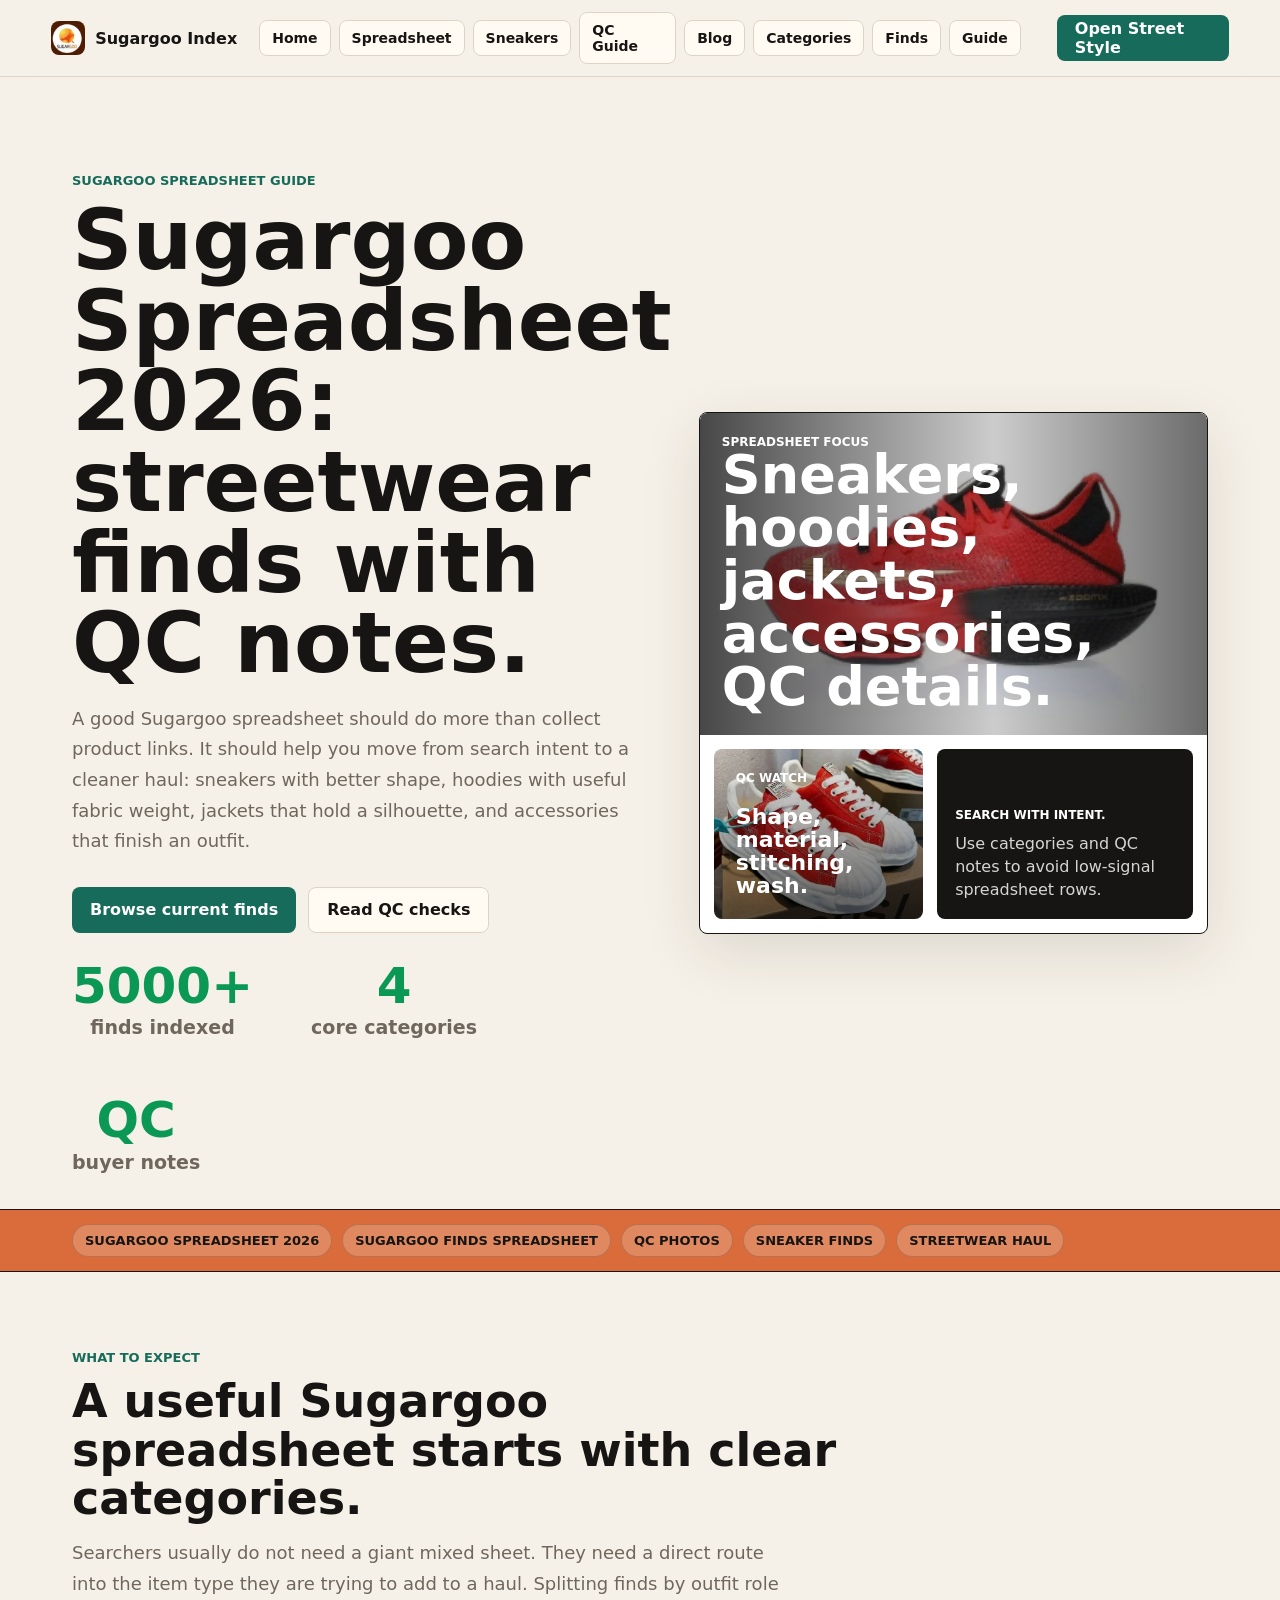
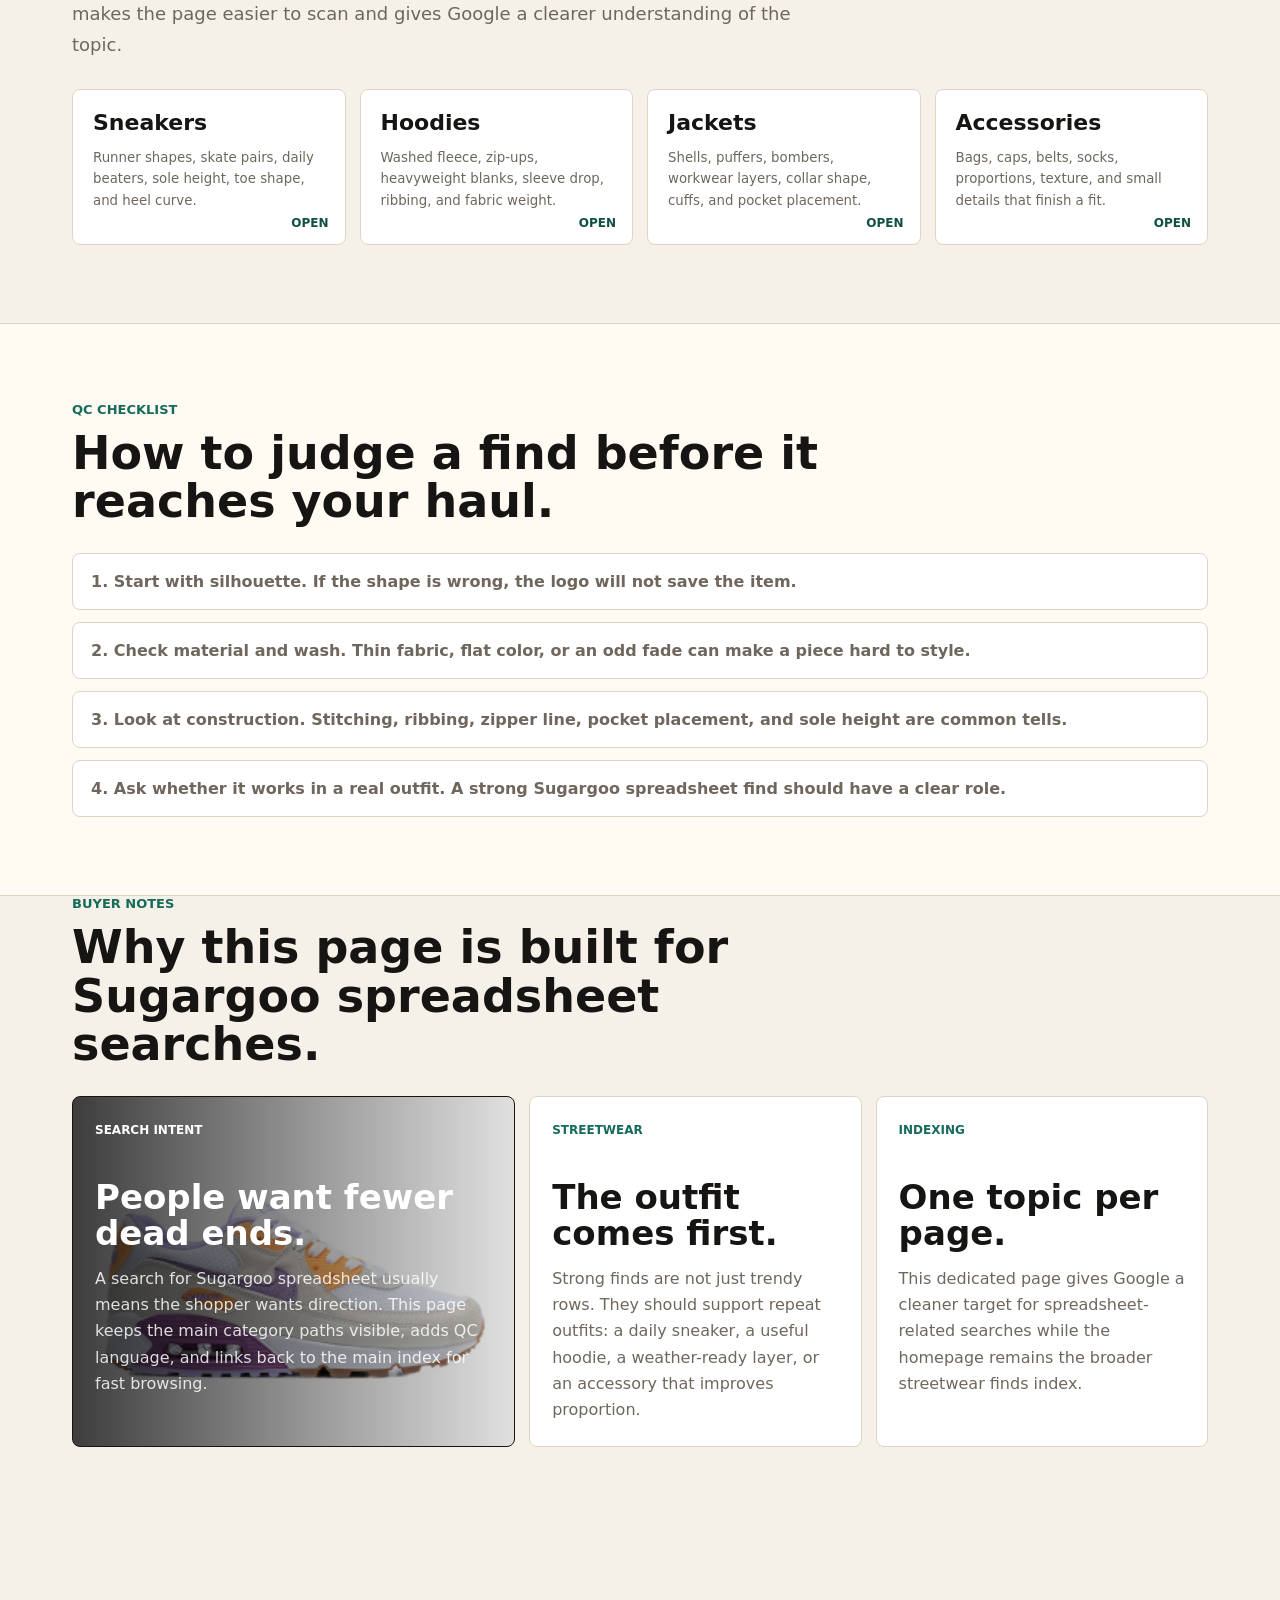
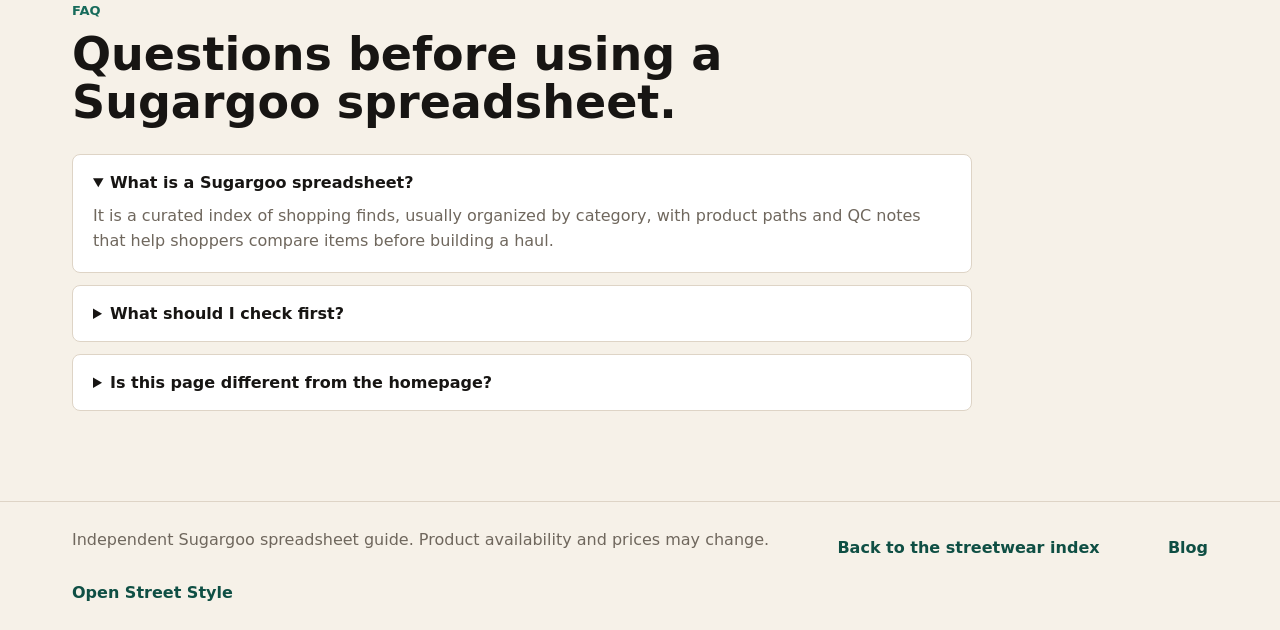
<file: spreadsheet.html>
<!doctype html>
<html lang="en">
  <head>
    <meta charset="utf-8" />
    <meta name="viewport" content="width=device-width, initial-scale=1" />
    <title>Sugargoo Spreadsheet 2026 | Finds, QC Notes & Streetwear Categories</title>
    <meta
      name="description"
      content="Use this Sugargoo spreadsheet guide to find streetwear, sneakers, hoodies, jackets, accessories, QC notes, and category shortcuts before building a haul."
    />
    <meta name="robots" content="index, follow" />
    <meta name="theme-color" content="#f6f1e8" />
    <link rel="canonical" href="https://sugargooindex.com/sugargoo-spreadsheet/" />
    <meta property="og:title" content="Sugargoo Spreadsheet 2026 | Streetwear Finds & QC Guide" />
    <meta
      property="og:description"
      content="A focused Sugargoo spreadsheet guide for shoppers who want cleaner categories, QC details, and practical streetwear finds."
    />
    <meta property="og:type" content="article" />
    <meta property="og:url" content="https://sugargooindex.com/sugargoo-spreadsheet/" />
    <meta property="og:image" content="https://sugargooindex.com/assets/sugargoo.png" />
    <meta property="og:image:alt" content="Sugargoo spreadsheet streetwear finds guide" />
    <link rel="icon" type="image/png" href="assets/sugargoo.png" />
    <link rel="apple-touch-icon" href="assets/sugargoo.png" />
    <link rel="stylesheet" href="styles.css" />
    <script type="application/ld+json">
      {
        "@context": "https://schema.org",
        "@graph": [
          {
            "@type": "Article",
            "@id": "https://sugargooindex.com/sugargoo-spreadsheet/#article",
            "mainEntityOfPage": "https://sugargooindex.com/sugargoo-spreadsheet/",
            "headline": "Sugargoo Spreadsheet 2026: Finds, QC Notes, and Streetwear Categories",
            "description": "A practical Sugargoo spreadsheet guide for finding sneakers, hoodies, jackets, accessories, and QC-ready streetwear picks.",
            "image": "https://sugargooindex.com/assets/sugargoo.png",
            "author": {
              "@type": "Organization",
              "name": "Sugargoo Index"
            },
            "publisher": {
              "@type": "Organization",
              "name": "Sugargoo Index",
              "logo": {
                "@type": "ImageObject",
                "url": "https://sugargooindex.com/assets/sugargoo.png"
              }
            },
            "datePublished": "2026-06-01",
            "dateModified": "2026-06-01",
            "inLanguage": "en"
          },
          {
            "@type": "BreadcrumbList",
            "@id": "https://sugargooindex.com/sugargoo-spreadsheet/#breadcrumb",
            "itemListElement": [
              {
                "@type": "ListItem",
                "position": 1,
                "name": "Home",
                "item": "https://sugargooindex.com/"
              },
              {
                "@type": "ListItem",
                "position": 2,
                "name": "Sugargoo Spreadsheet",
                "item": "https://sugargooindex.com/sugargoo-spreadsheet/"
              }
            ]
          },
          {
            "@type": "FAQPage",
            "@id": "https://sugargooindex.com/sugargoo-spreadsheet/#faq",
            "mainEntity": [
              {
                "@type": "Question",
                "name": "What is a Sugargoo spreadsheet?",
                "acceptedAnswer": {
                  "@type": "Answer",
                  "text": "A Sugargoo spreadsheet is a curated index of shopping finds, usually grouped by category, with product paths, styling notes, and QC points that help shoppers compare items before building a haul."
                }
              },
              {
                "@type": "Question",
                "name": "What categories should a Sugargoo spreadsheet include?",
                "acceptedAnswer": {
                  "@type": "Answer",
                  "text": "A useful spreadsheet separates sneakers, hoodies, jackets, accessories, and everyday basics so shoppers can move directly to the part of the outfit they are missing."
                }
              },
              {
                "@type": "Question",
                "name": "How should I use QC notes in a Sugargoo spreadsheet?",
                "acceptedAnswer": {
                  "@type": "Answer",
                  "text": "Use QC notes to check shape, material, stitching, print placement, sole height, wash, zipper quality, and whether the item still works without relying on a logo."
                }
              }
            ]
          }
        ]
      }
    </script>
  </head>
  <body>
    <header class="site-header" id="top">
      <a class="brand" href="/" aria-label="Sugargoo Index home">
        <img
          class="brand-logo"
          src="assets/sugargoo.png"
          alt="Sugargoo spreadsheet streetwear finds logo"
          width="34"
          height="34"
        />
        <span>Sugargoo Index</span>
      </a>
      <nav class="nav" aria-label="Main navigation">
        <a href="/">Home</a>
        <a href="/sugargoo-spreadsheet/" aria-current="page">Spreadsheet</a>
        <a href="/sneakers/">Sneakers</a>
        <a href="/qc-guide/">QC Guide</a>
        <a href="/blog/">Blog</a>
        <a href="/categories/">Categories</a>
        <a href="/finds/">Finds</a>
        <a href="/guide/">Guide</a>
      </nav>
      <div class="header-actions">
        <a class="button primary promo-link" href="https://streetstyle.maisonlooks.com/" target="_blank" rel="noopener sponsored">
          Open Street Style
        </a>
      </div>
    </header>

    <main>
      <section class="hero">
        <div class="hero-copy">
          <p class="eyebrow">Sugargoo spreadsheet guide</p>
          <h1>Sugargoo Spreadsheet 2026: streetwear finds with QC notes.</h1>
          <p class="hero-text">
            A good Sugargoo spreadsheet should do more than collect product links. It should help you move from search
            intent to a cleaner haul: sneakers with better shape, hoodies with useful fabric weight, jackets that hold
            a silhouette, and accessories that finish an outfit.
          </p>
          <div class="hero-actions">
            <a class="button primary promo-link" href="https://streetstyle.maisonlooks.com/" target="_blank" rel="noopener sponsored">
              Browse current finds
            </a>
            <a class="button secondary" href="#qc-checks">Read QC checks</a>
          </div>
          <dl class="metrics" aria-label="Sugargoo spreadsheet guide highlights">
            <div>
              <dt>5000+</dt>
              <dd>finds indexed</dd>
            </div>
            <div>
              <dt>4</dt>
              <dd>core categories</dd>
            </div>
            <div>
              <dt>QC</dt>
              <dd>buyer notes</dd>
            </div>
          </dl>
        </div>
        <div class="hero-visual" role="img" aria-label="Sugargoo spreadsheet categories and QC preview">
          <div class="lookbook-card lookbook-main">
            <span>Spreadsheet focus</span>
            <strong>Sneakers, hoodies, jackets, accessories, QC details.</strong>
          </div>
          <div class="lookbook-row">
            <div class="lookbook-card lookbook-small">
              <span>QC watch</span>
              <strong>Shape, material, stitching, wash.</strong>
            </div>
            <div class="lookbook-note">
              <small>Search with intent.</small>
              <p>Use categories and QC notes to avoid low-signal spreadsheet rows.</p>
            </div>
          </div>
        </div>
      </section>

      <section class="marquee-band" aria-label="Sugargoo spreadsheet search topics">
        <span>Sugargoo spreadsheet 2026</span>
        <span>Sugargoo finds spreadsheet</span>
        <span>QC photos</span>
        <span>sneaker finds</span>
        <span>streetwear haul</span>
      </section>

      <section class="section">
        <div class="section-heading">
          <p class="eyebrow">What to expect</p>
          <h2>A useful Sugargoo spreadsheet starts with clear categories.</h2>
          <p class="hero-text">
            Searchers usually do not need a giant mixed sheet. They need a direct route into the item type they are
            trying to add to a haul. Splitting finds by outfit role makes the page easier to scan and gives Google a
            clearer understanding of the topic.
          </p>
        </div>
        <div class="category-grid">
          <a class="category-card promo-link" href="https://streetstyle.maisonlooks.com/en?categorySlug=sneakers" target="_blank" rel="noopener sponsored">
            <span>Sneakers</span>
            <small>Runner shapes, skate pairs, daily beaters, sole height, toe shape, and heel curve.</small>
          </a>
          <a class="category-card promo-link" href="https://streetstyle.maisonlooks.com/en?categorySlug=hoodies" target="_blank" rel="noopener sponsored">
            <span>Hoodies</span>
            <small>Washed fleece, zip-ups, heavyweight blanks, sleeve drop, ribbing, and fabric weight.</small>
          </a>
          <a class="category-card promo-link" href="https://streetstyle.maisonlooks.com/en?categorySlug=jackets" target="_blank" rel="noopener sponsored">
            <span>Jackets</span>
            <small>Shells, puffers, bombers, workwear layers, collar shape, cuffs, and pocket placement.</small>
          </a>
          <a class="category-card promo-link" href="https://streetstyle.maisonlooks.com/en?categorySlug=accessories" target="_blank" rel="noopener sponsored">
            <span>Accessories</span>
            <small>Bags, caps, belts, socks, proportions, texture, and small details that finish a fit.</small>
          </a>
        </div>
      </section>

      <section class="section tinted" id="qc-checks">
        <div class="section-heading">
          <p class="eyebrow">QC checklist</p>
          <h2>How to judge a find before it reaches your haul.</h2>
        </div>
        <ol class="steps">
          <li>Start with silhouette. If the shape is wrong, the logo will not save the item.</li>
          <li>Check material and wash. Thin fabric, flat color, or an odd fade can make a piece hard to style.</li>
          <li>Look at construction. Stitching, ribbing, zipper line, pocket placement, and sole height are common tells.</li>
          <li>Ask whether it works in a real outfit. A strong Sugargoo spreadsheet find should have a clear role.</li>
        </ol>
      </section>

      <section class="section notes">
        <div class="section-heading">
          <p class="eyebrow">Buyer notes</p>
          <h2>Why this page is built for Sugargoo spreadsheet searches.</h2>
        </div>
        <div class="notes-grid">
          <article class="note-feature">
            <span>Search intent</span>
            <h3>People want fewer dead ends.</h3>
            <p>
              A search for Sugargoo spreadsheet usually means the shopper wants direction. This page keeps the main
              category paths visible, adds QC language, and links back to the main index for fast browsing.
            </p>
          </article>
          <article>
            <span>Streetwear</span>
            <h3>The outfit comes first.</h3>
            <p>
              Strong finds are not just trendy rows. They should support repeat outfits: a daily sneaker, a useful
              hoodie, a weather-ready layer, or an accessory that improves proportion.
            </p>
          </article>
          <article>
            <span>Indexing</span>
            <h3>One topic per page.</h3>
            <p>
              This dedicated page gives Google a cleaner target for spreadsheet-related searches while the homepage
              remains the broader streetwear finds index.
            </p>
          </article>
        </div>
      </section>

      <section class="section faq">
        <div class="section-heading">
          <p class="eyebrow">FAQ</p>
          <h2>Questions before using a Sugargoo spreadsheet.</h2>
        </div>
        <details open>
          <summary>What is a Sugargoo spreadsheet?</summary>
          <p>
            It is a curated index of shopping finds, usually organized by category, with product paths and QC notes
            that help shoppers compare items before building a haul.
          </p>
        </details>
        <details>
          <summary>What should I check first?</summary>
          <p>
            Start with silhouette, material, and construction. For sneakers, check toe shape and sole height. For
            hoodies and jackets, check fabric weight, stitching, cuffs, collars, and how the piece layers.
          </p>
        </details>
        <details>
          <summary>Is this page different from the homepage?</summary>
          <p>
            Yes. The homepage is the main streetwear index. This page is a dedicated Sugargoo spreadsheet guide built
            for users who are specifically searching for spreadsheet-style organization and QC advice.
          </p>
        </details>
      </section>
    </main>

    <footer class="site-footer">
      <p>Independent Sugargoo spreadsheet guide. Product availability and prices may change.</p>
      <a href="/">Back to the streetwear index</a>
      <a href="/blog/">Blog</a>
      <a class="promo-link" href="https://streetstyle.maisonlooks.com/" target="_blank" rel="noopener sponsored">
        Open Street Style
      </a>
    </footer>
  </body>
</html>
</file>
<file: styles.css>
:root {
  color-scheme: light;
  --bg: #f6f1e8;
  --surface: #fffaf2;
  --surface-strong: #ffffff;
  --text: #171513;
  --muted: #6f675d;
  --line: #ded4c6;
  --accent: #176b5b;
  --accent-strong: #0f4f44;
  --warm: #d96c3a;
  --ink: #2d3440;
  --shadow: 0 18px 60px rgba(39, 31, 22, 0.12);
  font-family:
    Inter, ui-sans-serif, system-ui, -apple-system, BlinkMacSystemFont, "Segoe UI", sans-serif;
}

:root[data-theme="dark"] {
  color-scheme: dark;
  --bg: #151719;
  --surface: #202327;
  --surface-strong: #282c31;
  --text: #f4efe7;
  --muted: #b6ada3;
  --line: #3b4148;
  --accent: #69c5aa;
  --accent-strong: #9be3cd;
  --warm: #f09a66;
  --ink: #d7dde4;
  --shadow: 0 18px 60px rgba(0, 0, 0, 0.32);
}

* {
  box-sizing: border-box;
}

html {
  scroll-behavior: smooth;
}

body {
  margin: 0;
  background: var(--bg);
  color: var(--text);
}

a {
  color: inherit;
  text-decoration: none;
}

.site-header {
  position: sticky;
  top: 0;
  z-index: 20;
  display: grid;
  grid-template-columns: minmax(190px, 1fr) auto minmax(190px, 1fr);
  gap: 18px;
  align-items: center;
  min-height: 68px;
  padding: 12px clamp(18px, 4vw, 56px);
  background: color-mix(in srgb, var(--bg) 88%, transparent);
  border-bottom: 1px solid var(--line);
  backdrop-filter: blur(16px);
}

.brand,
.nav,
.header-actions,
.hero-actions,
.metrics,
.visual-toolbar,
.site-footer {
  display: flex;
  align-items: center;
}

.brand {
  gap: 10px;
  font-weight: 800;
}

.brand-logo {
  width: 34px;
  height: 34px;
  object-fit: cover;
  border-radius: 8px;
}

.nav {
  justify-content: center;
  gap: 8px;
}

.nav a,
.select,
.icon-button {
  border: 1px solid var(--line);
  background: var(--surface);
  color: var(--text);
  border-radius: 8px;
}

.nav a {
  padding: 9px 12px;
  font-size: 14px;
  font-weight: 650;
}

.header-actions {
  justify-self: start;
  margin-left: 18px;
  gap: 8px;
}

.select,
.icon-button {
  height: 38px;
}

.select {
  padding: 0 9px;
}

.icon-button {
  min-width: 48px;
  cursor: pointer;
  font-size: 12px;
  font-weight: 800;
}

.hero {
  display: grid;
  grid-template-columns: minmax(0, 1.05fr) minmax(320px, 0.95fr);
  gap: clamp(28px, 5vw, 72px);
  align-items: center;
  min-height: calc(100vh - 68px);
  padding: clamp(52px, 8vw, 96px) clamp(18px, 6vw, 72px) 36px;
}

.eyebrow {
  margin: 0 0 12px;
  color: var(--accent);
  font-size: 13px;
  font-weight: 800;
  letter-spacing: 0;
  text-transform: uppercase;
}

h1,
h2,
p {
  margin-top: 0;
}

h1 {
  max-width: 840px;
  margin-bottom: 20px;
  font-size: clamp(44px, 7vw, 84px);
  line-height: 0.96;
  letter-spacing: 0;
}

h2 {
  margin-bottom: 16px;
  font-size: clamp(28px, 4vw, 46px);
  line-height: 1.05;
  letter-spacing: 0;
}

.hero-text,
.split p {
  max-width: 720px;
  color: var(--muted);
  font-size: 18px;
  line-height: 1.7;
}

.hero-actions {
  flex-wrap: wrap;
  gap: 12px;
  margin: 30px 0;
}

.button {
  display: inline-flex;
  align-items: center;
  justify-content: center;
  min-height: 46px;
  padding: 0 18px;
  border-radius: 8px;
  font-weight: 800;
}

.button.primary {
  color: #fff;
  background: var(--accent);
}

.button.primary:hover {
  background: var(--accent-strong);
}

.button.secondary {
  border: 1px solid var(--line);
  background: var(--surface);
}

.metrics {
  flex-wrap: wrap;
  gap: clamp(26px, 5vw, 58px);
  margin: 0;
}

.metrics div {
  min-width: 120px;
  padding: 0;
  text-align: center;
  background: transparent;
  border: 0;
  border-radius: 0;
}

.metrics dt {
  color: #0b9854;
  font-size: clamp(36px, 5vw, 50px);
  line-height: 0.95;
  font-weight: 900;
}

.metrics dd {
  margin: 7px 0 0;
  color: var(--muted);
  font-size: 19px;
  line-height: 1.15;
  font-weight: 850;
}

.hero-visual {
  display: grid;
  grid-template-rows: 1fr auto;
  gap: 14px;
  min-height: 520px;
  padding: 0;
  overflow: hidden;
  background: var(--surface-strong);
  border: 1px solid var(--text);
  border-radius: 8px;
  box-shadow: var(--shadow);
}

.lookbook-card {
  display: flex;
  flex-direction: column;
  justify-content: space-between;
  min-height: 100%;
  padding: 22px;
  color: #fff;
  background:
    linear-gradient(90deg, rgba(0, 0, 0, 0.72), rgba(0, 0, 0, 0.2) 58%, rgba(0, 0, 0, 0.58)),
    url("/assets/lookbook-red-sneaker.png") center / cover no-repeat;
}

.home-sneaker-preview {
  color: #fff;
  background:
    linear-gradient(90deg, rgba(0, 0, 0, 0.72), rgba(0, 0, 0, 0.2) 58%, rgba(0, 0, 0, 0.58)),
    url("/assets/lookbook-red-sneaker.png") center / cover no-repeat;
}

.lookbook-card span,
.lookbook-note small {
  font-size: 12px;
  font-weight: 900;
  text-transform: uppercase;
}

.lookbook-card strong {
  max-width: 520px;
  font-size: clamp(28px, 5vw, 54px);
  line-height: 0.98;
}

.lookbook-row {
  display: grid;
  grid-template-columns: 0.9fr 1.1fr;
  gap: 14px;
  padding: 0 14px 14px;
}

.lookbook-small {
  min-height: 170px;
  background:
    linear-gradient(180deg, rgba(0, 0, 0, 0.04), rgba(0, 0, 0, 0.64)),
    url("/assets/lookbook-red-canvas-sneakers.png") center / cover no-repeat;
  border-radius: 8px;
}

.home-qc-preview {
  background:
    linear-gradient(180deg, rgba(0, 0, 0, 0.04), rgba(0, 0, 0, 0.64)),
    url("/assets/lookbook-red-canvas-sneakers.png") center / cover no-repeat;
}

.lookbook-small strong {
  font-size: 22px;
  line-height: 1.05;
}

.lookbook-note {
  display: flex;
  flex-direction: column;
  justify-content: flex-end;
  padding: 18px;
  color: #fff;
  background: var(--text);
  border-radius: 8px;
}

.lookbook-note p {
  margin: 10px 0 0;
  color: rgba(255, 255, 255, 0.82);
  line-height: 1.45;
}

.marquee-band {
  display: flex;
  gap: 10px;
  align-items: center;
  overflow: hidden;
  padding: 14px clamp(18px, 6vw, 72px);
  color: var(--text);
  background: var(--warm);
  border-block: 1px solid var(--text);
}

.marquee-band span {
  flex: 0 0 auto;
  padding: 8px 12px;
  background: rgba(255, 255, 255, 0.2);
  border: 1px solid rgba(0, 0, 0, 0.18);
  border-radius: 999px;
  font-size: 13px;
  font-weight: 900;
  text-transform: uppercase;
}

.section {
  padding: 78px clamp(18px, 6vw, 72px);
}

.tinted {
  background: var(--surface);
  border-block: 1px solid var(--line);
}

.section-heading {
  max-width: 780px;
  margin-bottom: 28px;
}

.category-grid,
.product-grid,
.blog-grid {
  display: grid;
  grid-template-columns: repeat(4, minmax(0, 1fr));
  gap: 14px;
}

.product-grid {
  grid-template-columns: 1.15fr 0.85fr 0.85fr 1.15fr;
}

.blog-grid {
  grid-template-columns: repeat(3, minmax(0, 1fr));
}

.category-card,
.product-card,
.blog-card,
details,
.steps li {
  background: var(--surface-strong);
  border: 1px solid var(--line);
  border-radius: 8px;
}

.category-card {
  position: relative;
  min-height: 156px;
  padding: 20px;
  overflow: hidden;
  transition:
    transform 160ms ease,
    border-color 160ms ease;
}

.category-card::after {
  content: "Open";
  position: absolute;
  right: 16px;
  bottom: 14px;
  color: var(--accent-strong);
  font-size: 12px;
  font-weight: 900;
  text-transform: uppercase;
}

.category-card:hover {
  border-color: var(--text);
  transform: translateY(-3px);
}

.category-card span {
  display: block;
  margin-bottom: 12px;
  font-size: 22px;
  font-weight: 900;
}

.category-card small,
.product-card p,
details p {
  color: var(--muted);
  line-height: 1.55;
}

.product-card {
  display: grid;
  gap: 14px;
  padding: 16px;
}

.blog-card {
  display: flex;
  flex-direction: column;
  min-height: 300px;
  padding: 22px;
}

.blog-card span {
  color: var(--accent);
  font-size: 12px;
  font-weight: 900;
  text-transform: uppercase;
}

.blog-card h3 {
  margin: 28px 0 12px;
  font-size: clamp(22px, 3vw, 32px);
  line-height: 1.08;
}

.blog-card p {
  color: var(--muted);
  line-height: 1.65;
}

.blog-card a {
  margin-top: auto;
  color: var(--accent-strong);
  font-weight: 900;
}

.blog-hero-preview {
  background:
    linear-gradient(90deg, rgba(0, 0, 0, 0.72), rgba(0, 0, 0, 0.24) 58%, rgba(0, 0, 0, 0.6)),
    url("/assets/find-jacket-white-black.png") center / cover no-repeat;
}

.blog-qc-preview {
  background:
    linear-gradient(180deg, rgba(0, 0, 0, 0.06), rgba(0, 0, 0, 0.66)),
    url("/assets/find-hoodie-cream.png") center / cover no-repeat;
}

.product-card:nth-child(1),
.product-card:nth-child(4) {
  grid-row: span 2;
}

.product-media {
  position: relative;
  display: grid;
  place-items: end start;
  aspect-ratio: 4 / 3;
  padding: 14px;
  overflow: hidden;
  color: #fff;
  background: var(--ink);
  border-radius: 8px;
}

.product-media::after {
  content: "";
  position: absolute;
  inset: 0;
  background: linear-gradient(180deg, rgba(0, 0, 0, 0.04), rgba(0, 0, 0, 0.58));
  z-index: 1;
}

.product-media img {
  position: absolute;
  inset: 0;
  width: 100%;
  height: 100%;
  object-fit: cover;
}

.product-media span {
  position: relative;
  z-index: 2;
  font-weight: 900;
}

.product-card h3 {
  margin: 0;
  font-size: 20px;
}

.tags {
  display: flex;
  flex-wrap: wrap;
  gap: 6px;
}

.tags span {
  padding: 5px 8px;
  color: var(--accent-strong);
  background: color-mix(in srgb, var(--accent) 14%, transparent);
  border-radius: 999px;
  font-size: 12px;
  font-weight: 800;
}

.split {
  display: grid;
  grid-template-columns: minmax(0, 0.9fr) minmax(320px, 0.7fr);
  gap: 36px;
  align-items: start;
}

.notes {
  padding-top: 0;
}

.notes-grid {
  display: grid;
  grid-template-columns: 1.2fr 0.9fr 0.9fr;
  gap: 14px;
}

.notes-grid article {
  min-height: 280px;
  padding: 22px;
  background: var(--surface-strong);
  border: 1px solid var(--line);
  border-radius: 8px;
}

.notes-grid .note-feature {
  color: #fff;
  background:
    linear-gradient(90deg, rgba(0, 0, 0, 0.76), rgba(0, 0, 0, 0.38) 58%, rgba(0, 0, 0, 0.12)),
    url("/assets/note-sneaker-white-purple.png") center / cover;
  border-color: var(--text);
}

.notes-grid span {
  color: var(--accent);
  font-size: 12px;
  font-weight: 900;
  text-transform: uppercase;
}

.note-feature span {
  color: #fff;
}

.notes-grid h3 {
  margin: 42px 0 14px;
  font-size: clamp(22px, 3vw, 34px);
  line-height: 1.05;
}

.notes-grid p {
  margin: 0;
  color: var(--muted);
  line-height: 1.65;
}

.note-feature p {
  color: rgba(255, 255, 255, 0.84);
}

.steps {
  display: grid;
  gap: 12px;
  margin: 0;
  padding: 0;
  list-style-position: inside;
}

.steps li {
  padding: 18px;
  color: var(--muted);
  font-weight: 700;
}

details {
  max-width: 900px;
  margin-bottom: 12px;
  padding: 18px 20px;
}

summary {
  cursor: pointer;
  font-weight: 900;
}

details p {
  margin: 12px 0 0;
}

.site-footer {
  justify-content: space-between;
  flex-wrap: wrap;
  gap: 18px;
  padding: 28px clamp(18px, 6vw, 72px);
  color: var(--muted);
  border-top: 1px solid var(--line);
}

.site-footer a {
  color: var(--accent-strong);
  font-weight: 900;
}

@media (max-width: 920px) {
  .site-header {
    grid-template-columns: 1fr auto;
  }

  .header-actions {
    justify-self: end;
    margin-left: 0;
  }

  .nav {
    grid-column: 1 / -1;
    justify-content: flex-start;
    overflow-x: auto;
  }

  .hero,
  .split,
  .notes-grid {
    grid-template-columns: 1fr;
  }

  .hero {
    min-height: auto;
  }

  .hero-visual {
    min-height: 420px;
  }

  .category-grid,
  .product-grid,
  .blog-grid {
    grid-template-columns: repeat(2, minmax(0, 1fr));
  }

  .product-card:nth-child(1),
  .product-card:nth-child(4) {
    grid-row: auto;
  }
}

@media (max-width: 560px) {
  .site-header {
    padding-inline: 14px;
  }

  .brand span:last-child {
    display: none;
  }

  .hero,
  .section {
    padding-inline: 14px;
  }

  h1 {
    font-size: 42px;
  }

  .category-grid,
  .product-grid,
  .blog-grid,
  .lookbook-row {
    grid-template-columns: 1fr;
  }

  .hero-visual {
    min-height: auto;
  }

  .site-footer {
    align-items: flex-start;
    flex-direction: column;
  }
}
</file>
